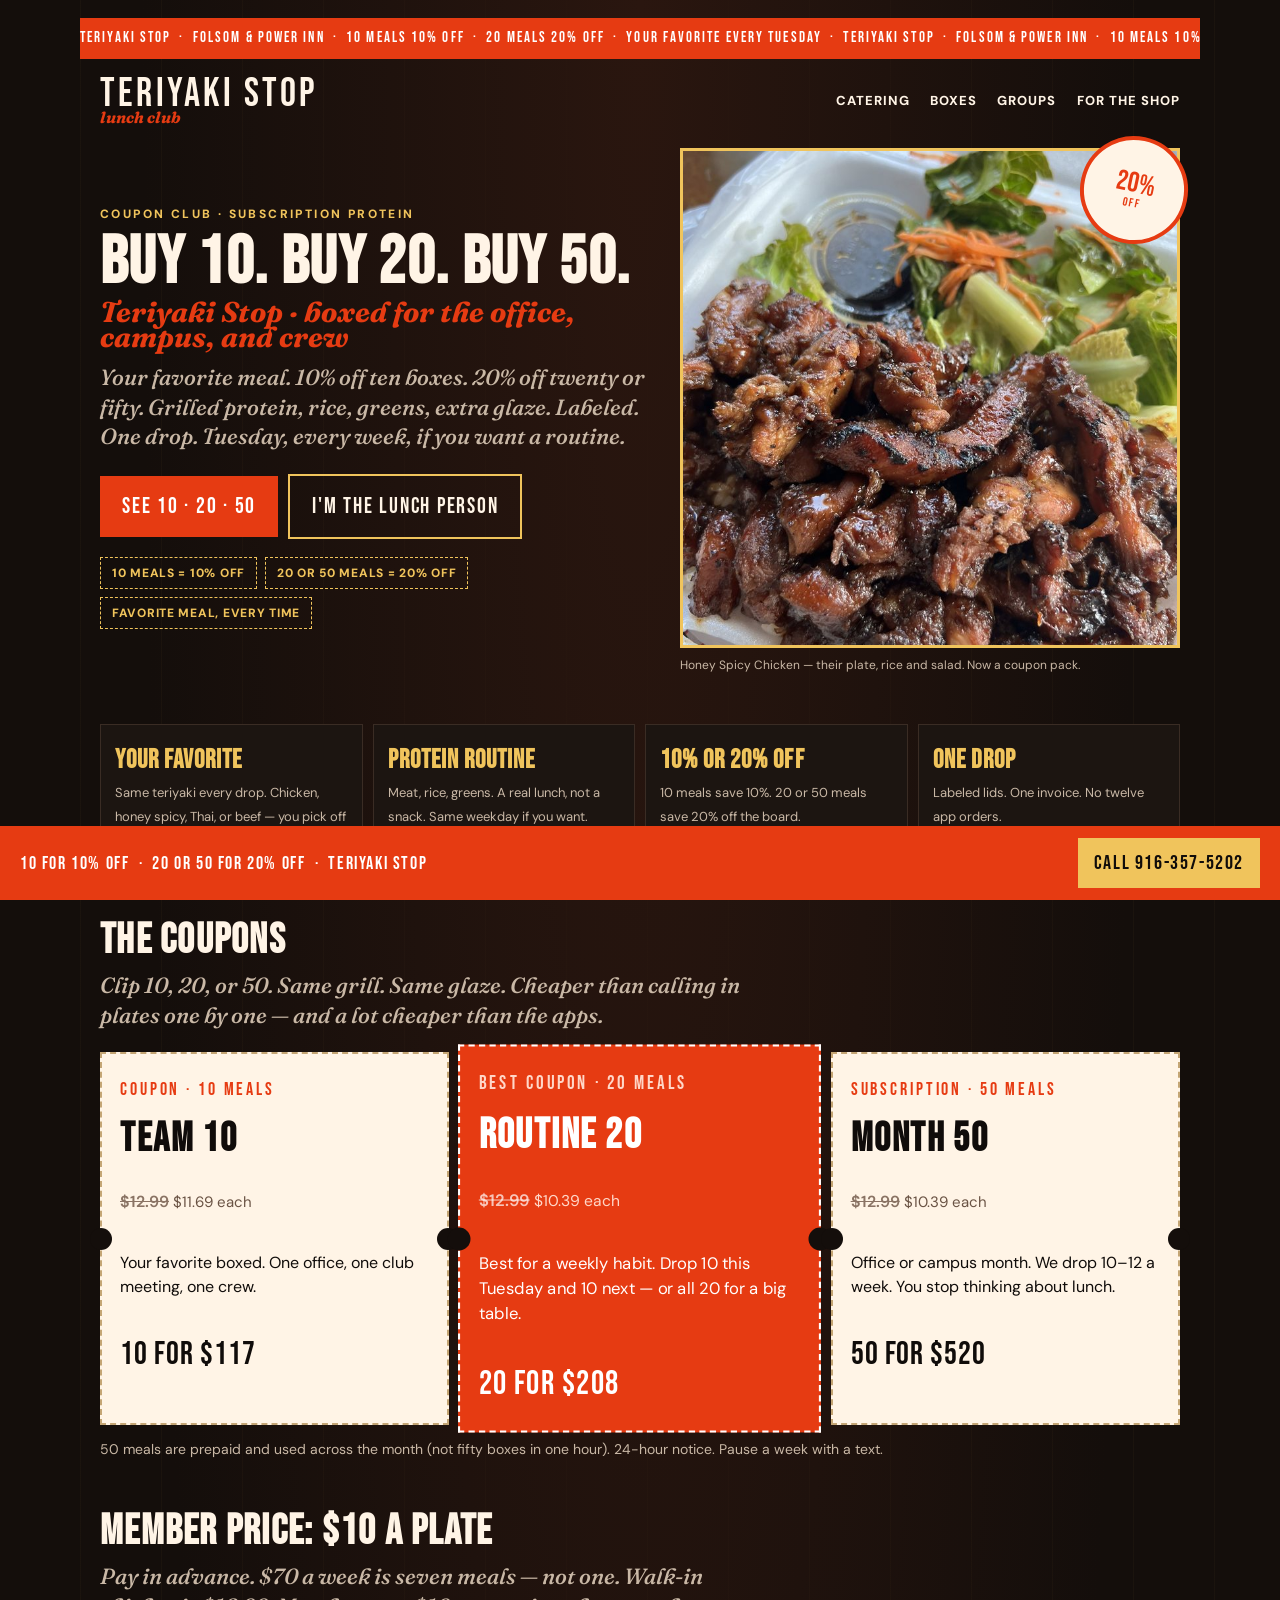
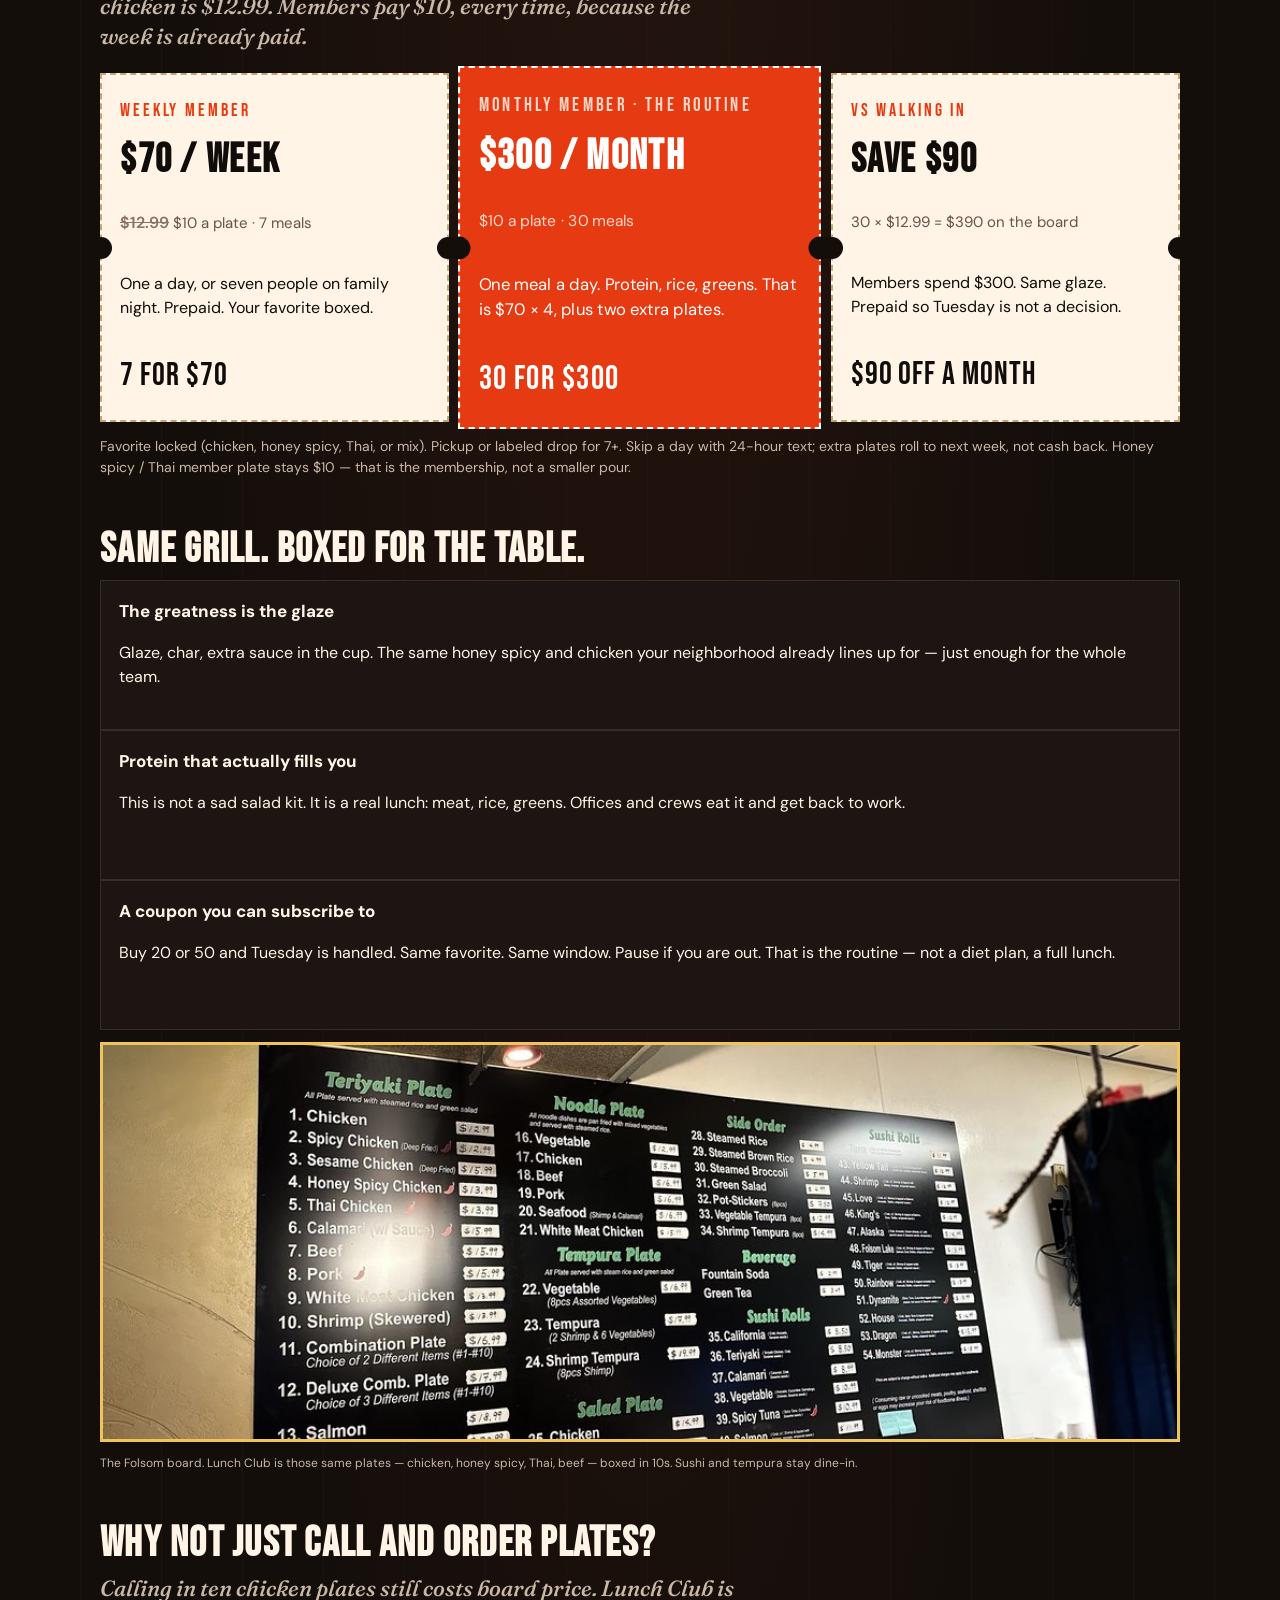
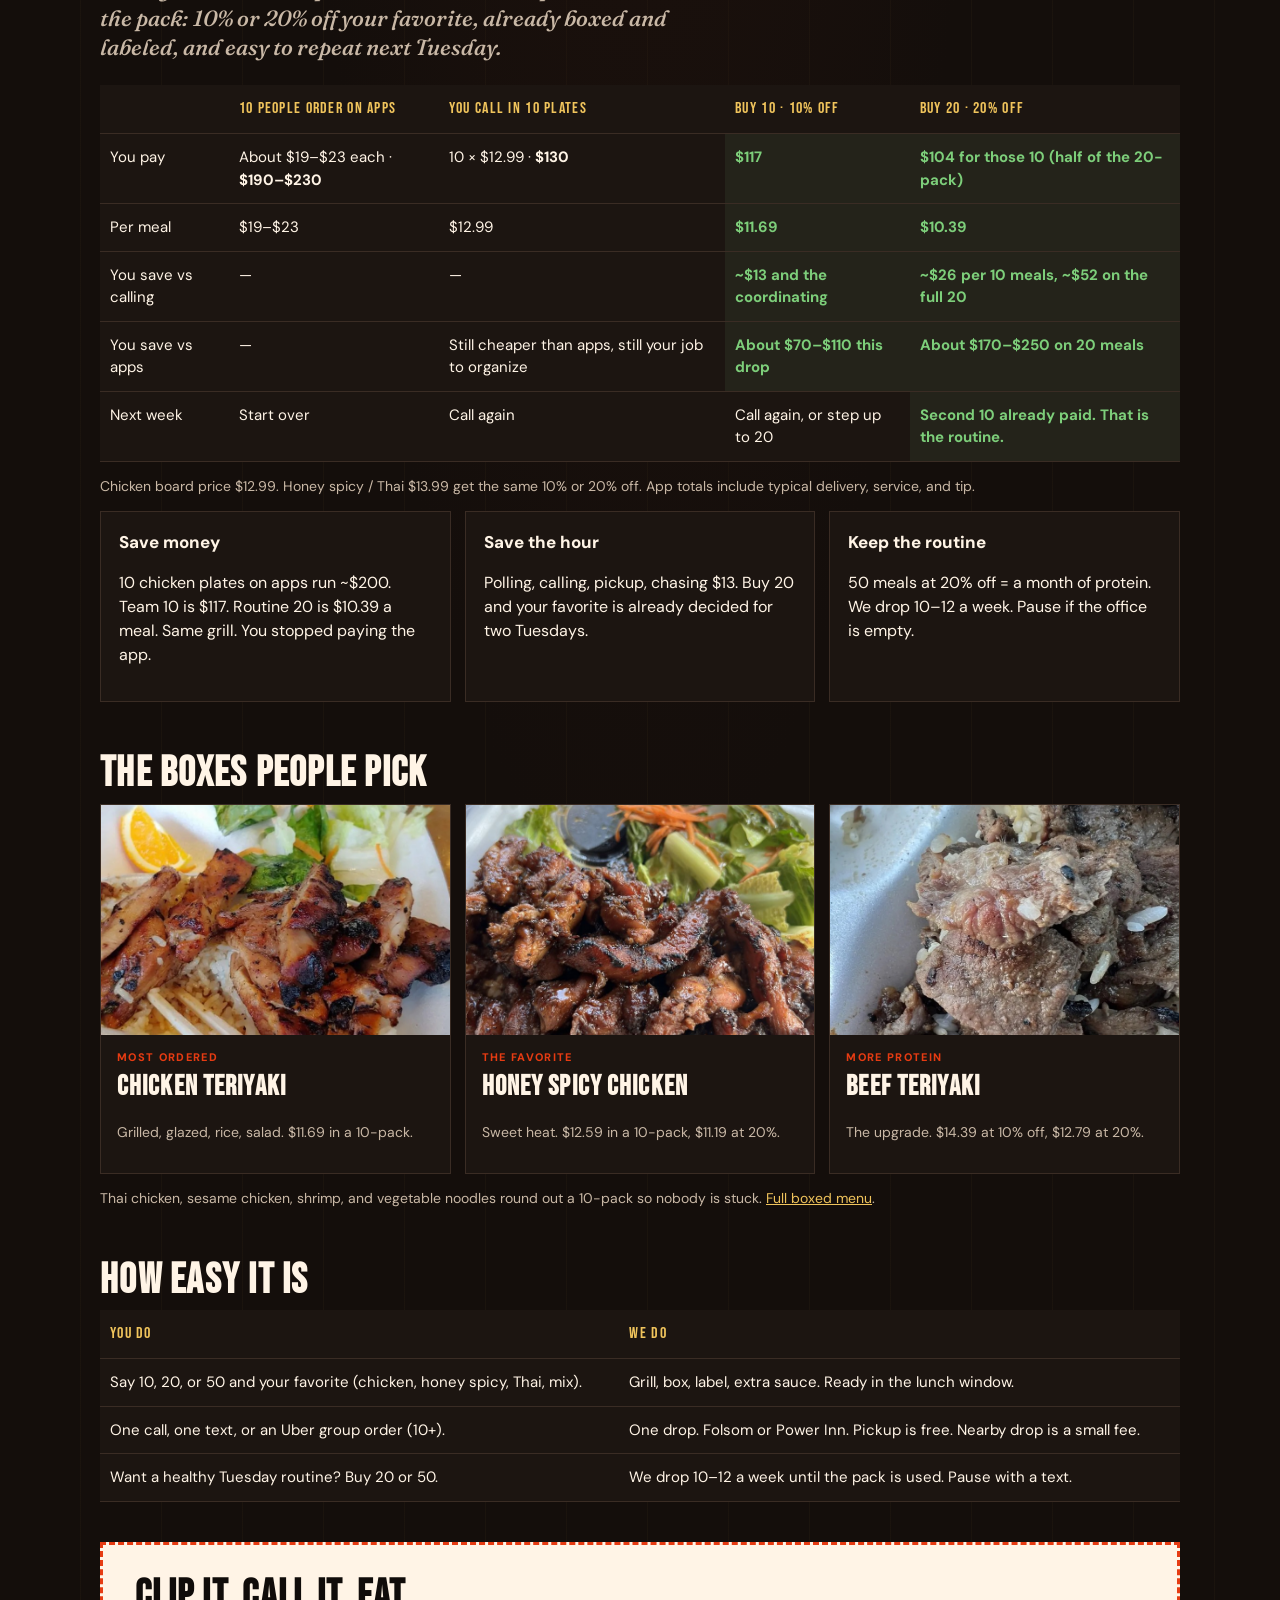
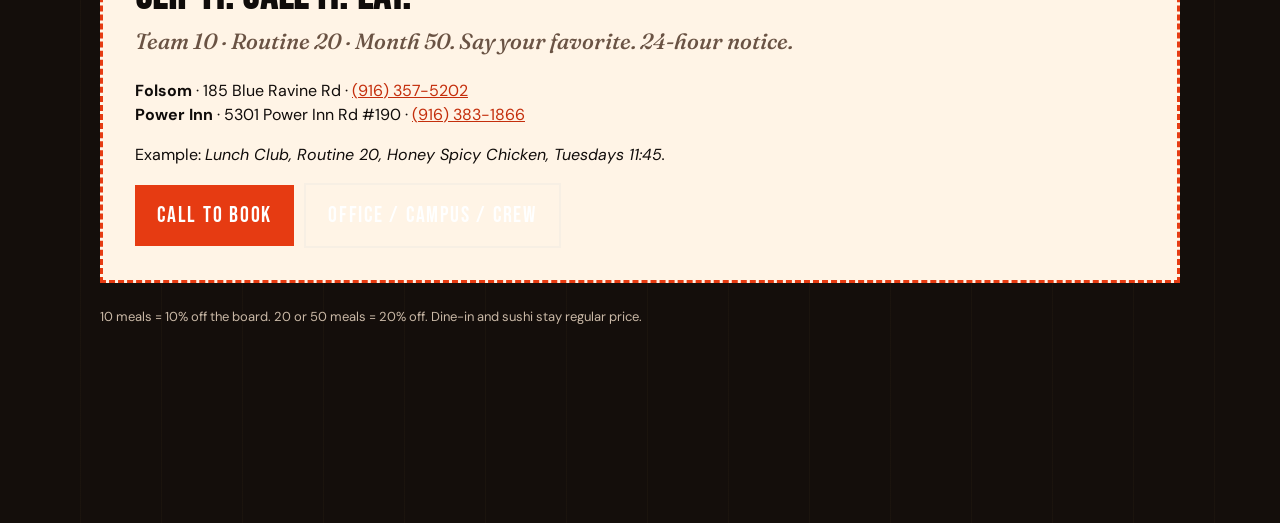
<file: docs/index.html>
<!DOCTYPE html>
<html lang="en">
<head>
  <meta charset="utf-8" />
  <meta name="viewport" content="width=device-width, initial-scale=1" />
  <title>Teriyaki Stop — Lunch Club · 10, 20, 50 meals</title>
  <link rel="stylesheet" href="styles.css" />
</head>
<body>
  <div class="wrap">
    <div class="marquee" aria-hidden="true">
      <p>TERIYAKI STOP&nbsp;&nbsp;·&nbsp;&nbsp;FOLSOM &amp; POWER INN&nbsp;&nbsp;·&nbsp;&nbsp;10 MEALS 10% OFF&nbsp;&nbsp;·&nbsp;&nbsp;20 MEALS 20% OFF&nbsp;&nbsp;·&nbsp;&nbsp;YOUR FAVORITE EVERY TUESDAY&nbsp;&nbsp;·&nbsp;&nbsp;TERIYAKI STOP&nbsp;&nbsp;·&nbsp;&nbsp;FOLSOM &amp; POWER INN&nbsp;&nbsp;·&nbsp;&nbsp;10 MEALS 10% OFF&nbsp;&nbsp;·&nbsp;&nbsp;20 MEALS 20% OFF&nbsp;&nbsp;·&nbsp;&nbsp;YOUR FAVORITE EVERY TUESDAY&nbsp;&nbsp;·&nbsp;&nbsp;</p>
    </div>
    <div class="topbar">
      <div class="brand">TERIYAKI STOP<em>lunch club</em></div>
      <nav>
        <a href="index.html">Catering</a>
        <a href="menu.html">Boxes</a>
        <a href="audience.html">Groups</a>
        <a href="pilot.html">For the shop</a>
      </nav>
    </div>

    <div class="hero">
      <div>
        <p class="kicker">Coupon club · subscription protein</p>
        <h1>BUY 10. BUY 20. BUY 50.<span class="love">Teriyaki Stop · boxed for the office, campus, and crew</span></h1>
        <p class="lede">
          Your favorite meal. 10% off ten boxes. 20% off twenty or fifty. Grilled protein, rice, greens, extra glaze. Labeled. One drop. Tuesday, every week, if you want a routine.
        </p>
        <div class="actions">
          <a class="cta" href="#packs">See 10 · 20 · 50</a>
          <a class="cta ghost" href="audience.html#book">I'm the lunch person</a>
        </div>
        <div class="pills">
          <span class="pill">10 meals = 10% off</span>
          <span class="pill">20 or 50 meals = 20% off</span>
          <span class="pill">Favorite meal, every time</span>
        </div>
      </div>
      <div class="hero-pic">
        <div class="stamp-float">20%<small>OFF</small></div>
        <img src="images/honey-spicy.jpg" alt="Honey spicy chicken plate from Teriyaki Stop — grilled chicken, rice, salad, extra sauce" />
        <p class="caption">Honey Spicy Chicken — their plate, rice and salad. Now a coupon pack.</p>
      </div>
    </div>

    <div class="stats">
      <div class="stat"><b>Your favorite</b><span>Same teriyaki every drop. Chicken, honey spicy, Thai, or beef — you pick off the board.</span></div>
      <div class="stat"><b>Protein routine</b><span>Meat, rice, greens. A real lunch, not a snack. Same weekday if you want.</span></div>
      <div class="stat"><b>10% or 20% off</b><span>10 meals save 10%. 20 or 50 meals save 20% off the board.</span></div>
      <div class="stat"><b>One drop</b><span>Labeled lids. One invoice. No twelve app orders.</span></div>
    </div>

    <h2 id="packs">The coupons</h2>
    <p class="lede">Clip 10, 20, or 50. Same grill. Same glaze. Cheaper than calling in plates one by one — and a lot cheaper than the apps.</p>
    <div class="tiers">
      <div class="tier">
        <div class="off">Coupon · 10 meals</div>
        <h3>Team 10</h3>
        <p class="each"><span class="strike">$12.99</span> $11.69 each</p>
        <p>Your favorite boxed. One office, one club meeting, one crew.</p>
        <div class="total">10 for $117</div>
      </div>
      <div class="tier best">
        <div class="off">Best coupon · 20 meals</div>
        <h3>Routine 20</h3>
        <p class="each"><span class="strike">$12.99</span> $10.39 each</p>
        <p>Best for a weekly habit. Drop 10 this Tuesday and 10 next — or all 20 for a big table.</p>
        <div class="total">20 for $208</div>
      </div>
      <div class="tier">
        <div class="off">Subscription · 50 meals</div>
        <h3>Month 50</h3>
        <p class="each"><span class="strike">$12.99</span> $10.39 each</p>
        <p>Office or campus month. We drop 10–12 a week. You stop thinking about lunch.</p>
        <div class="total">50 for $520</div>
      </div>
    </div>
    <p class="muted">50 meals are prepaid and used across the month (not fifty boxes in one hour). 24-hour notice. Pause a week with a text.</p>

    <h2 id="club">Member price: $10 a plate</h2>
    <p class="lede">Pay in advance. $70 a week is seven meals — not one. Walk-in chicken is $12.99. Members pay $10, every time, because the week is already paid.</p>
    <div class="tiers">
      <div class="tier">
        <div class="off">Weekly member</div>
        <h3>$70 / week</h3>
        <p class="each"><span class="strike">$12.99</span> $10 a plate · 7 meals</p>
        <p>One a day, or seven people on family night. Prepaid. Your favorite boxed.</p>
        <div class="total">7 for $70</div>
      </div>
      <div class="tier best">
        <div class="off">Monthly member · the routine</div>
        <h3>$300 / month</h3>
        <p class="each">$10 a plate · 30 meals</p>
        <p>One meal a day. Protein, rice, greens. That is $70 × 4, plus two extra plates.</p>
        <div class="total">30 for $300</div>
      </div>
      <div class="tier">
        <div class="off">Vs walking in</div>
        <h3>Save $90</h3>
        <p class="each">30 × $12.99 = $390 on the board</p>
        <p>Members spend $300. Same glaze. Prepaid so Tuesday is not a decision.</p>
        <div class="total">$90 off a month</div>
      </div>
    </div>
    <p class="muted">Favorite locked (chicken, honey spicy, Thai, or mix). Pickup or labeled drop for 7+. Skip a day with 24-hour text; extra plates roll to next week, not cash back. Honey spicy / Thai member plate stays $10 — that is the membership, not a smaller pour.</p>

    <h2>Same grill. Boxed for the table.</h2>
    <div class="why">
      <div class="card">
        <h3>The greatness is the glaze</h3>
        <p>Glaze, char, extra sauce in the cup. The same honey spicy and chicken your neighborhood already lines up for — just enough for the whole team.</p>
      </div>
      <div class="card">
        <h3>Protein that actually fills you</h3>
        <p>This is not a sad salad kit. It is a real lunch: meat, rice, greens. Offices and crews eat it and get back to work.</p>
      </div>
      <div class="card">
        <h3>A coupon you can subscribe to</h3>
        <p>Buy 20 or 50 and Tuesday is handled. Same favorite. Same window. Pause if you are out. That is the routine — not a diet plan, a full lunch.</p>
      </div>
    </div>

    <img class="fullbleed" src="images/menu-board.jpg" alt="Teriyaki Stop Folsom in-store menu board with teriyaki plates, noodles, tempura, and sushi" />
    <p class="caption">The Folsom board. Lunch Club is those same plates — chicken, honey spicy, Thai, beef — boxed in 10s. Sushi and tempura stay dine-in.</p>

    <h2 id="why">Why not just call and order plates?</h2>
    <p class="lede">
      Calling in ten chicken plates still costs board price. Lunch Club is the pack: 10% or 20% off your favorite, already boxed and labeled, and easy to repeat next Tuesday.
    </p>

    <table>
      <thead>
        <tr>
          <th></th>
          <th>10 people order on apps</th>
          <th>You call in 10 plates</th>
          <th>Buy 10 · 10% off</th>
          <th>Buy 20 · 20% off</th>
        </tr>
      </thead>
      <tbody>
        <tr>
          <td>You pay</td>
          <td>About $19–$23 each · <strong>$190–$230</strong></td>
          <td>10 × $12.99 · <strong>$130</strong></td>
          <td class="good"><strong>$117</strong></td>
          <td class="good"><strong>$104</strong> for those 10 (half of the 20-pack)</td>
        </tr>
        <tr>
          <td>Per meal</td>
          <td>$19–$23</td>
          <td>$12.99</td>
          <td class="good">$11.69</td>
          <td class="good">$10.39</td>
        </tr>
        <tr>
          <td>You save vs calling</td>
          <td>—</td>
          <td>—</td>
          <td class="good">~$13 and the coordinating</td>
          <td class="good">~$26 per 10 meals, ~$52 on the full 20</td>
        </tr>
        <tr>
          <td>You save vs apps</td>
          <td>—</td>
          <td>Still cheaper than apps, still your job to organize</td>
          <td class="good">About $70–$110 this drop</td>
          <td class="good">About $170–$250 on 20 meals</td>
        </tr>
        <tr>
          <td>Next week</td>
          <td>Start over</td>
          <td>Call again</td>
          <td>Call again, or step up to 20</td>
          <td class="good">Second 10 already paid. That is the routine.</td>
        </tr>
      </tbody>
    </table>
    <p class="muted">Chicken board price $12.99. Honey spicy / Thai $13.99 get the same 10% or 20% off. App totals include typical delivery, service, and tip.</p>

    <div class="grid-3">
      <div class="card">
        <h3>Save money</h3>
        <p>10 chicken plates on apps run ~$200. Team 10 is $117. Routine 20 is $10.39 a meal. Same grill. You stopped paying the app.</p>
      </div>
      <div class="card">
        <h3>Save the hour</h3>
        <p>Polling, calling, pickup, chasing $13. Buy 20 and your favorite is already decided for two Tuesdays.</p>
      </div>
      <div class="card">
        <h3>Keep the routine</h3>
        <p>50 meals at 20% off = a month of protein. We drop 10–12 a week. Pause if the office is empty.</p>
      </div>
    </div>

    <h2>The boxes people pick</h2>
    <div class="grid-3">
      <a class="card photo-card" href="menu.html" style="text-decoration:none;color:inherit">
        <img src="images/chicken-plate.jpg" alt="Chicken teriyaki plate from Teriyaki Stop with rice and salad" />
        <div class="pad">
          <div class="tag">Most ordered</div>
          <h3>Chicken Teriyaki</h3>
          <p class="muted">Grilled, glazed, rice, salad. $11.69 in a 10-pack.</p>
        </div>
      </a>
      <a class="card photo-card" href="menu.html" style="text-decoration:none;color:inherit">
        <img src="images/honey-spicy.jpg" alt="Honey spicy chicken takeout from Teriyaki Stop" />
        <div class="pad">
          <div class="tag">The favorite</div>
          <h3>Honey Spicy Chicken</h3>
          <p class="muted">Sweet heat. $12.59 in a 10-pack, $11.19 at 20%.</p>
        </div>
      </a>
      <a class="card photo-card" href="menu.html" style="text-decoration:none;color:inherit">
        <img src="images/beef-teriyaki.jpg" alt="Beef teriyaki from Teriyaki Stop over rice" />
        <div class="pad">
          <div class="tag">More protein</div>
          <h3>Beef Teriyaki</h3>
          <p class="muted">The upgrade. $14.39 at 10% off, $12.79 at 20%.</p>
        </div>
      </a>
    </div>
    <p class="muted">Thai chicken, sesame chicken, shrimp, and vegetable noodles round out a 10-pack so nobody is stuck. <a href="menu.html">Full boxed menu</a>.</p>

    <h2>How easy it is</h2>
    <table>
      <thead>
        <tr><th>You do</th><th>We do</th></tr>
      </thead>
      <tbody>
        <tr>
          <td>Say 10, 20, or 50 and your favorite (chicken, honey spicy, Thai, mix).</td>
          <td>Grill, box, label, extra sauce. Ready in the lunch window.</td>
        </tr>
        <tr>
          <td>One call, one text, or an Uber group order (10+).</td>
          <td>One drop. Folsom or Power Inn. Pickup is free. Nearby drop is a small fee.</td>
        </tr>
        <tr>
          <td>Want a healthy Tuesday routine? Buy 20 or 50.</td>
          <td>We drop 10–12 a week until the pack is used. Pause with a text.</td>
        </tr>
      </tbody>
    </table>

    <div class="orderbox" id="order">
      <h2>Clip it. Call it. Eat.</h2>
      <p class="lede" style="max-width:none">Team 10 · Routine 20 · Month 50. Say your favorite. 24-hour notice.</p>
      <p>
        <strong>Folsom</strong> · 185 Blue Ravine Rd · <a href="tel:19163575202">(916) 357-5202</a><br />
        <strong>Power Inn</strong> · 5301 Power Inn Rd #190 · <a href="tel:19163831866">(916) 383-1866</a>
      </p>
      <p>Example: <em>Lunch Club, Routine 20, Honey Spicy Chicken, Tuesdays 11:45.</em></p>
      <div class="actions">
        <a class="cta" href="tel:19163575202">Call to book</a>
        <a class="cta" href="audience.html#book" style="background:transparent;border:2px solid #f7efe4">Office / campus / crew</a>
      </div>
    </div>
    <p class="note">10 meals = 10% off the board. 20 or 50 meals = 20% off. Dine-in and sushi stay regular price.</p>
  </div>
  <div class="sticky">
    <span>10 FOR 10% OFF&nbsp;&nbsp;·&nbsp;&nbsp;20 OR 50 FOR 20% OFF&nbsp;&nbsp;·&nbsp;&nbsp;TERIYAKI STOP</span>
    <a href="tel:19163575202">Call 916-357-5202</a>
  </div>
</body>
</html>
</file>
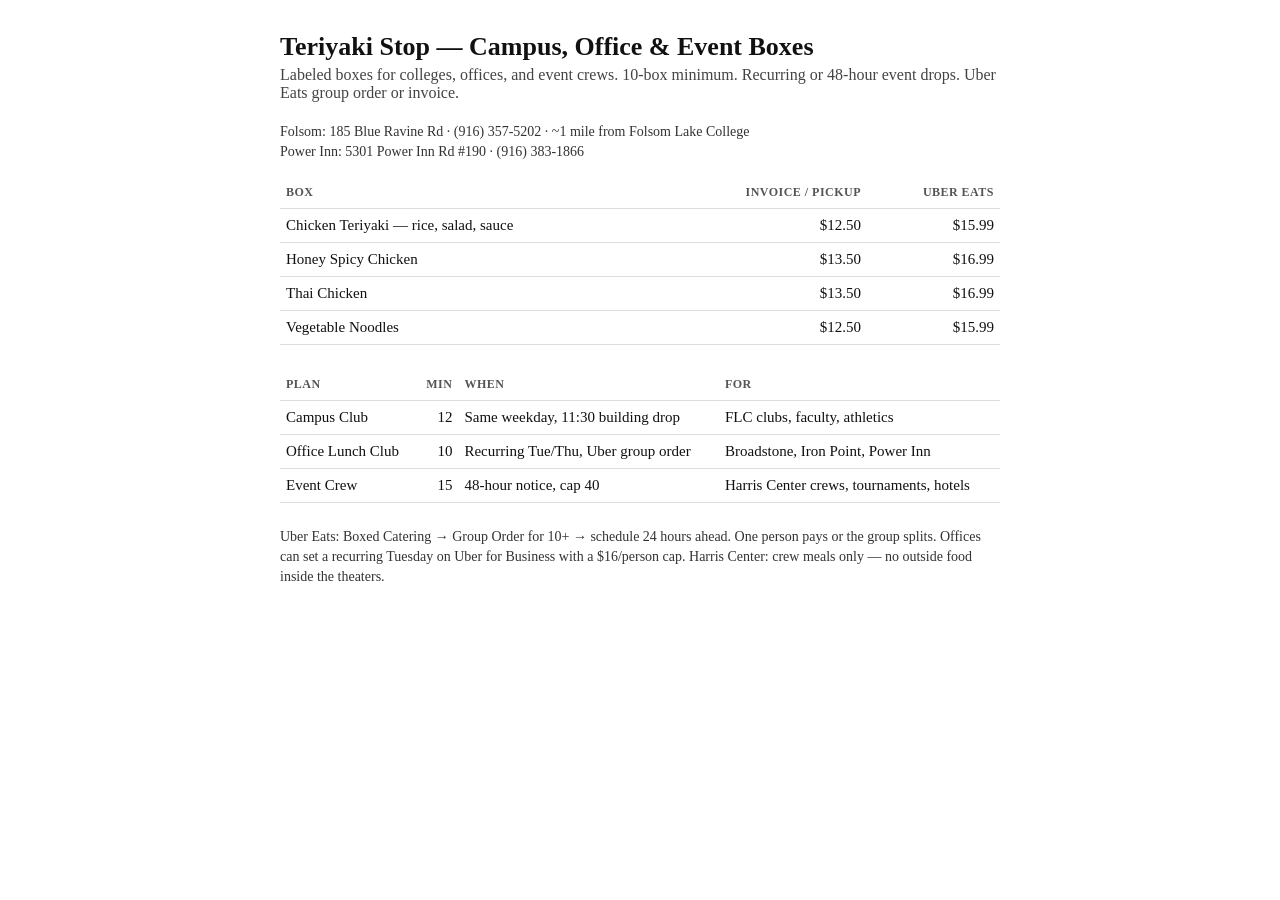
<file: community-catering-packages.html>
<!DOCTYPE html>
<html lang="en">
<head>
  <meta charset="utf-8" />
  <meta name="viewport" content="width=device-width, initial-scale=1" />
  <title>Teriyaki Stop — Campus, Office & Event Boxes</title>
  <style>
    body { font-family: Georgia, serif; max-width: 720px; margin: 32px auto; padding: 0 20px; color: #111; }
    h1 { font-size: 26px; margin: 0 0 4px; }
    .sub { color: #444; margin: 0 0 20px; }
    table { width: 100%; border-collapse: collapse; margin: 12px 0 24px; }
    th, td { text-align: left; padding: 8px 6px; border-bottom: 1px solid #ddd; font-size: 15px; }
    th { font-size: 12px; text-transform: uppercase; letter-spacing: 0.04em; color: #555; }
    .num { text-align: right; }
    .note, .locs { font-size: 14px; line-height: 1.45; color: #333; }
    @media print { body { margin: 16px; } }
  </style>
</head>
<body>
  <h1>Teriyaki Stop — Campus, Office &amp; Event Boxes</h1>
  <p class="sub">Labeled boxes for colleges, offices, and event crews. 10-box minimum. Recurring or 48-hour event drops. Uber Eats group order or invoice.</p>
  <p class="locs">
    Folsom: 185 Blue Ravine Rd · (916) 357-5202 · ~1 mile from Folsom Lake College<br />
    Power Inn: 5301 Power Inn Rd #190 · (916) 383-1866
  </p>

  <table>
    <thead>
      <tr>
        <th>Box</th>
        <th class="num">Invoice / pickup</th>
        <th class="num">Uber Eats</th>
      </tr>
    </thead>
    <tbody>
      <tr><td>Chicken Teriyaki — rice, salad, sauce</td><td class="num">$12.50</td><td class="num">$15.99</td></tr>
      <tr><td>Honey Spicy Chicken</td><td class="num">$13.50</td><td class="num">$16.99</td></tr>
      <tr><td>Thai Chicken</td><td class="num">$13.50</td><td class="num">$16.99</td></tr>
      <tr><td>Vegetable Noodles</td><td class="num">$12.50</td><td class="num">$15.99</td></tr>
    </tbody>
  </table>

  <table>
    <thead>
      <tr>
        <th>Plan</th>
        <th class="num">Min</th>
        <th>When</th>
        <th>For</th>
      </tr>
    </thead>
    <tbody>
      <tr><td>Campus Club</td><td class="num">12</td><td>Same weekday, 11:30 building drop</td><td>FLC clubs, faculty, athletics</td></tr>
      <tr><td>Office Lunch Club</td><td class="num">10</td><td>Recurring Tue/Thu, Uber group order</td><td>Broadstone, Iron Point, Power Inn</td></tr>
      <tr><td>Event Crew</td><td class="num">15</td><td>48-hour notice, cap 40</td><td>Harris Center crews, tournaments, hotels</td></tr>
    </tbody>
  </table>

  <p class="note">
    Uber Eats: Boxed Catering → Group Order for 10+ → schedule 24 hours ahead. One person pays or the group splits.
    Offices can set a recurring Tuesday on Uber for Business with a $16/person cap.
    Harris Center: crew meals only — no outside food inside the theaters.
  </p>
</body>
</html>
</file>
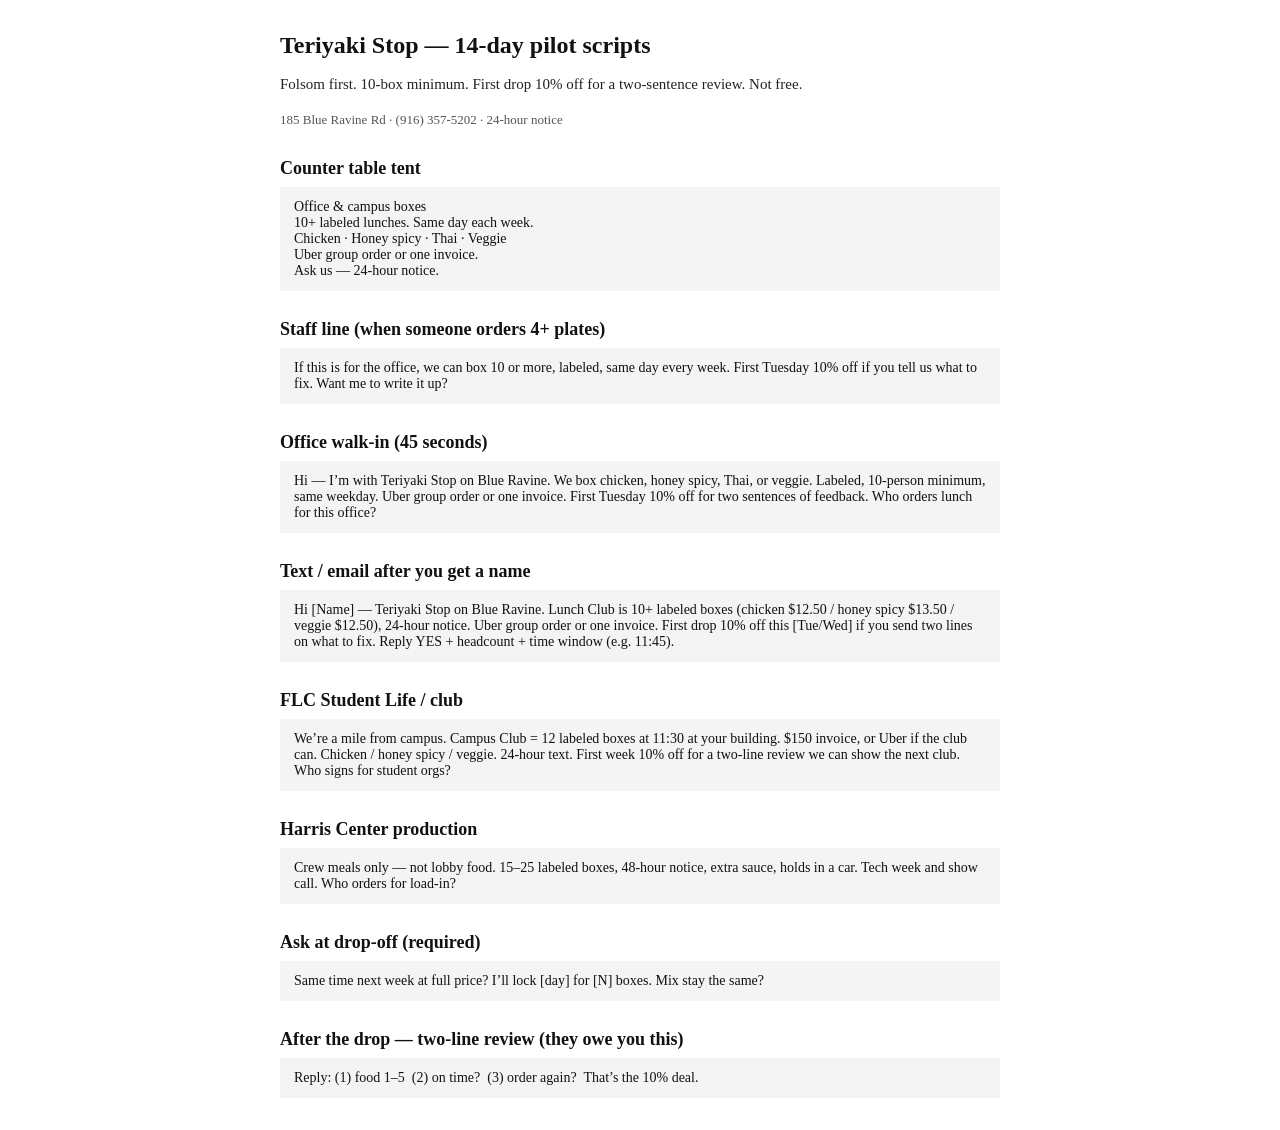
<file: pilot-outreach-scripts.html>
<!DOCTYPE html>
<html lang="en">
<head>
  <meta charset="utf-8" />
  <meta name="viewport" content="width=device-width, initial-scale=1" />
  <title>Teriyaki Stop Lunch Club — 14-day pilot scripts</title>
  <style>
    body { font-family: Georgia, serif; max-width: 720px; margin: 32px auto; padding: 0 20px; color: #111; }
    h1 { font-size: 24px; margin: 0 0 6px; }
    h2 { font-size: 18px; margin: 28px 0 8px; }
    .sub, p, li { font-size: 15px; line-height: 1.45; color: #222; }
    .script { background: #f4f4f4; padding: 12px 14px; margin: 8px 0 16px; white-space: pre-wrap; font-size: 14px; }
    .meta { color: #555; font-size: 13px; }
    @media print { body { margin: 12px; } .script { background: #fff; border: 1px solid #ccc; } }
  </style>
</head>
<body>
  <h1>Teriyaki Stop — 14-day pilot scripts</h1>
  <p class="sub">Folsom first. 10-box minimum. First drop 10% off for a two-sentence review. Not free.</p>
  <p class="meta">185 Blue Ravine Rd · (916) 357-5202 · 24-hour notice</p>

  <h2>Counter table tent</h2>
  <div class="script">Office &amp; campus boxes
10+ labeled lunches. Same day each week.
Chicken · Honey spicy · Thai · Veggie
Uber group order or one invoice.
Ask us — 24-hour notice.</div>

  <h2>Staff line (when someone orders 4+ plates)</h2>
  <div class="script">If this is for the office, we can box 10 or more, labeled, same day every week. First Tuesday 10% off if you tell us what to fix. Want me to write it up?</div>

  <h2>Office walk-in (45 seconds)</h2>
  <div class="script">Hi — I’m with Teriyaki Stop on Blue Ravine. We box chicken, honey spicy, Thai, or veggie. Labeled, 10-person minimum, same weekday. Uber group order or one invoice. First Tuesday 10% off for two sentences of feedback. Who orders lunch for this office?</div>

  <h2>Text / email after you get a name</h2>
  <div class="script">Hi [Name] — Teriyaki Stop on Blue Ravine. Lunch Club is 10+ labeled boxes (chicken $12.50 / honey spicy $13.50 / veggie $12.50), 24-hour notice. Uber group order or one invoice. First drop 10% off this [Tue/Wed] if you send two lines on what to fix. Reply YES + headcount + time window (e.g. 11:45).</div>

  <h2>FLC Student Life / club</h2>
  <div class="script">We’re a mile from campus. Campus Club = 12 labeled boxes at 11:30 at your building. $150 invoice, or Uber if the club can. Chicken / honey spicy / veggie. 24-hour text. First week 10% off for a two-line review we can show the next club. Who signs for student orgs?</div>

  <h2>Harris Center production</h2>
  <div class="script">Crew meals only — not lobby food. 15–25 labeled boxes, 48-hour notice, extra sauce, holds in a car. Tech week and show call. Who orders for load-in?</div>

  <h2>Ask at drop-off (required)</h2>
  <div class="script">Same time next week at full price? I’ll lock [day] for [N] boxes. Mix stay the same?</div>

  <h2>After the drop — two-line review (they owe you this)</h2>
  <div class="script">Reply: (1) food 1–5  (2) on time?  (3) order again?  That’s the 10% deal.</div>
</body>
</html>
</file>
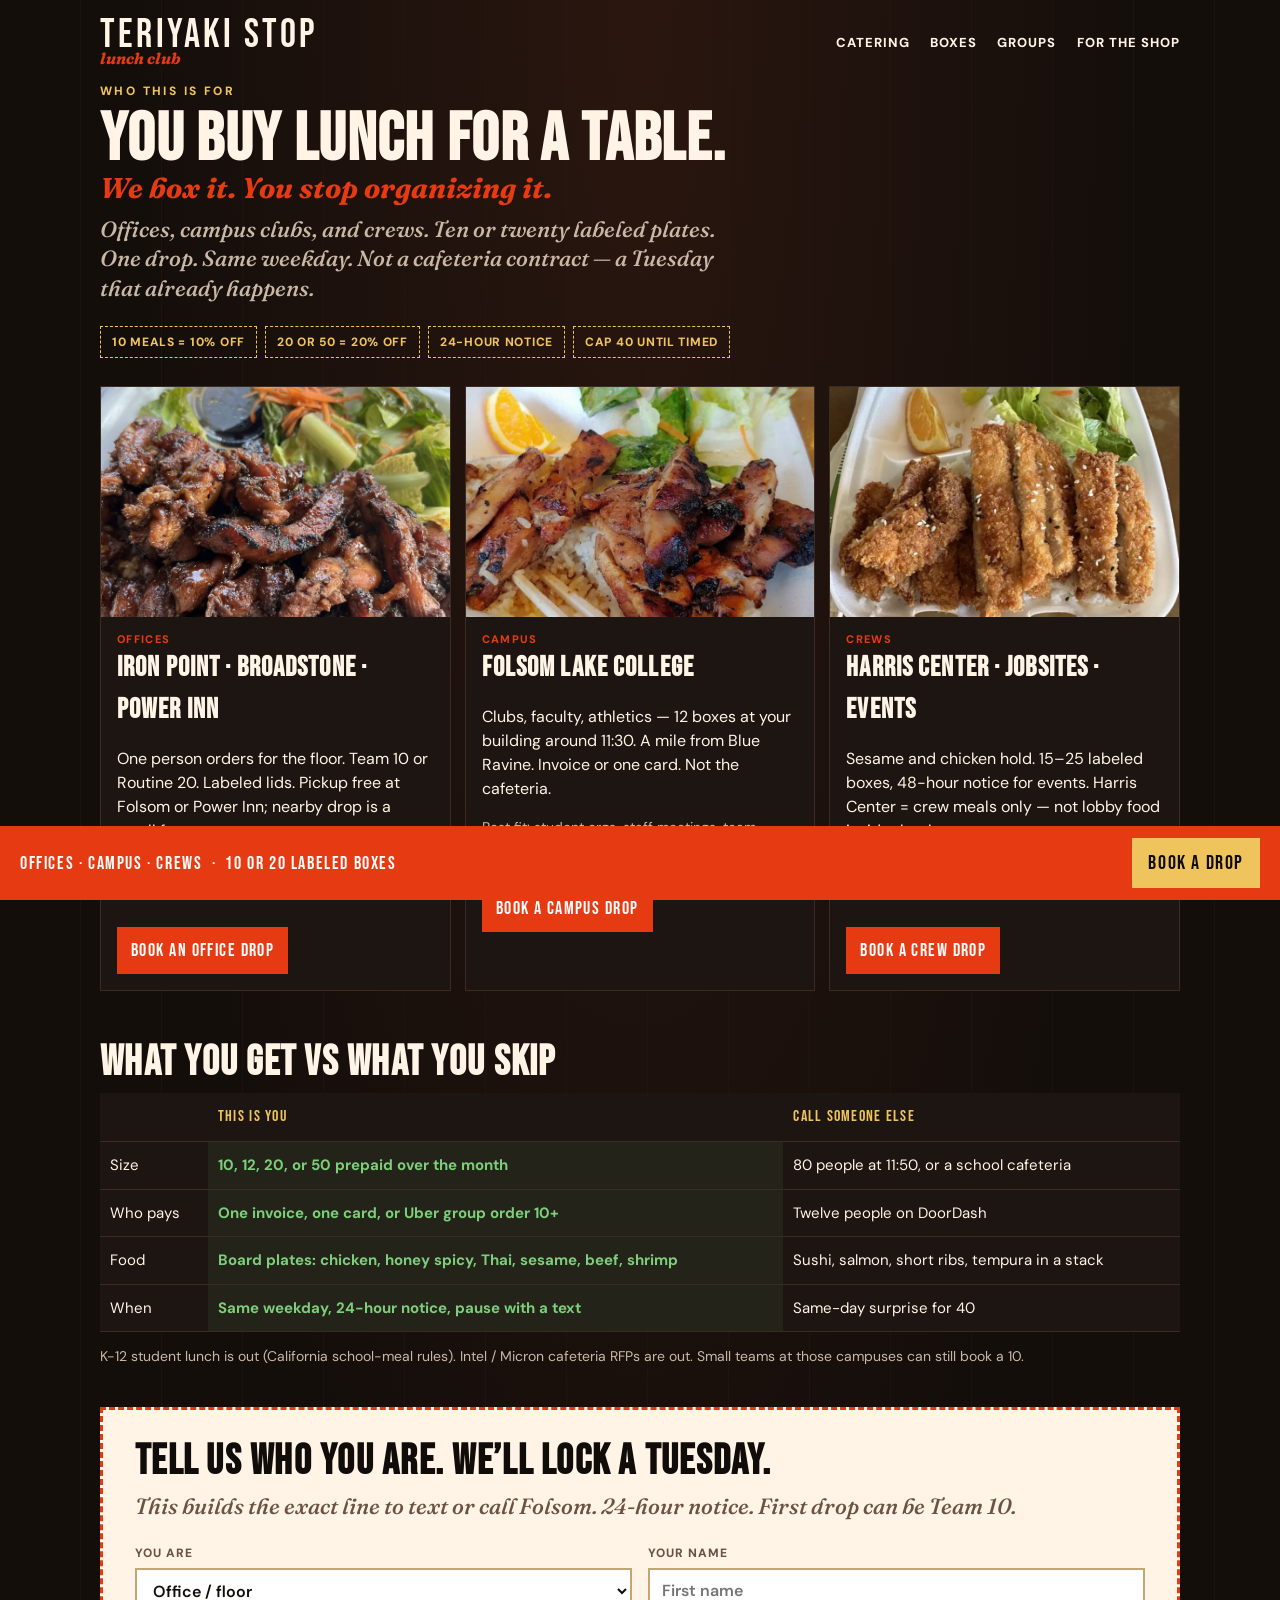
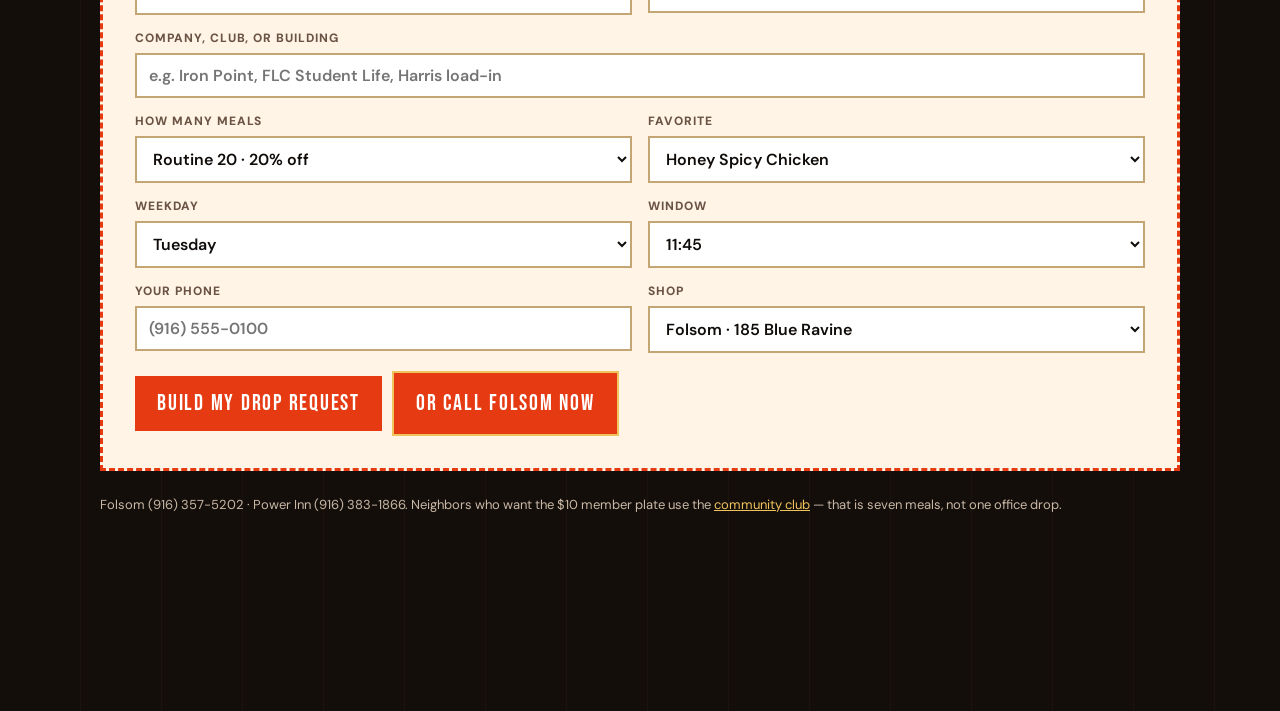
<file: docs/audience.html>
<!DOCTYPE html>
<html lang="en">
<head>
  <meta charset="utf-8" />
  <meta name="viewport" content="width=device-width, initial-scale=1" />
  <title>Offices, campus &amp; crews — Teriyaki Stop Lunch Club</title>
  <link rel="stylesheet" href="styles.css" />
</head>
<body>
  <div class="wrap">
    <div class="topbar">
      <div class="brand">TERIYAKI STOP<em>lunch club</em></div>
      <nav>
        <a href="index.html">Catering</a>
        <a href="menu.html">Boxes</a>
        <a href="audience.html">Groups</a>
        <a href="pilot.html">For the shop</a>
      </nav>
    </div>

    <p class="kicker">Who this is for</p>
    <h1>YOU BUY LUNCH FOR A TABLE.<span class="love">We box it. You stop organizing it.</span></h1>
    <p class="lede">
      Offices, campus clubs, and crews. Ten or twenty labeled plates. One drop. Same weekday. Not a cafeteria contract — a Tuesday that already happens.
    </p>
    <div class="pills">
      <span class="pill">10 meals = 10% off</span>
      <span class="pill">20 or 50 = 20% off</span>
      <span class="pill">24-hour notice</span>
      <span class="pill">Cap 40 until timed</span>
    </div>

    <div class="grid-3" style="margin-top:28px">
      <article class="card photo-card" id="office">
        <img src="images/honey-spicy.jpg" alt="Honey spicy chicken plate for an office lunch drop" />
        <div class="pad">
          <div class="tag">Offices</div>
          <h3>Iron Point · Broadstone · Power Inn</h3>
          <p>One person orders for the floor. Team 10 or Routine 20. Labeled lids. Pickup free at Folsom or Power Inn; nearby drop is a small fee.</p>
          <p class="muted">Best fit: 8–20 people who already eat together on a weekday.</p>
          <a class="cta" href="#book" style="margin-top:12px">Book an office drop</a>
        </div>
      </article>
      <article class="card photo-card" id="campus">
        <img src="images/chicken-plate.jpg" alt="Chicken teriyaki plate for a campus club drop" />
        <div class="pad">
          <div class="tag">Campus</div>
          <h3>Folsom Lake College</h3>
          <p>Clubs, faculty, athletics — 12 boxes at your building around 11:30. A mile from Blue Ravine. Invoice or one card. Not the cafeteria.</p>
          <p class="muted">Best fit: student orgs, staff meetings, team meals. Not K-12.</p>
          <a class="cta" href="#book" style="margin-top:12px">Book a campus drop</a>
        </div>
      </article>
      <article class="card photo-card" id="crew">
        <img src="images/sesame-chicken.jpg" alt="Sesame chicken plate that holds for crew meals" />
        <div class="pad">
          <div class="tag">Crews</div>
          <h3>Harris Center · jobsites · events</h3>
          <p>Sesame and chicken hold. 15–25 labeled boxes, 48-hour notice for events. Harris Center = crew meals only — not lobby food inside the theaters.</p>
          <p class="muted">Best fit: load-in, tech week, tournament Saturday. Cap 40.</p>
          <a class="cta" href="#book" style="margin-top:12px">Book a crew drop</a>
        </div>
      </article>
    </div>

    <h2>What you get vs what you skip</h2>
    <table>
      <thead>
        <tr>
          <th></th>
          <th>This is you</th>
          <th>Call someone else</th>
        </tr>
      </thead>
      <tbody>
        <tr>
          <td>Size</td>
          <td class="good">10, 12, 20, or 50 prepaid over the month</td>
          <td>80 people at 11:50, or a school cafeteria</td>
        </tr>
        <tr>
          <td>Who pays</td>
          <td class="good">One invoice, one card, or Uber group order 10+</td>
          <td>Twelve people on DoorDash</td>
        </tr>
        <tr>
          <td>Food</td>
          <td class="good">Board plates: chicken, honey spicy, Thai, sesame, beef, shrimp</td>
          <td>Sushi, salmon, short ribs, tempura in a stack</td>
        </tr>
        <tr>
          <td>When</td>
          <td class="good">Same weekday, 24-hour notice, pause with a text</td>
          <td>Same-day surprise for 40</td>
        </tr>
      </tbody>
    </table>
    <p class="muted">K-12 student lunch is out (California school-meal rules). Intel / Micron cafeteria RFPs are out. Small teams at those campuses can still book a 10.</p>

    <div class="orderbox" id="book">
      <h2>Tell us who you are. We’ll lock a Tuesday.</h2>
      <p class="lede" style="max-width:none">This builds the exact line to text or call Folsom. 24-hour notice. First drop can be Team 10.</p>
      <form id="capture" novalidate>
        <div class="form-grid">
          <label>
            You are
            <select id="who" name="who" required>
              <option value="Office">Office / floor</option>
              <option value="Campus">Campus club / faculty / team</option>
              <option value="Crew">Crew / jobsite / event</option>
            </select>
          </label>
          <label>
            Your name
            <input id="person" name="person" type="text" autocomplete="name" required placeholder="First name" />
          </label>
          <label class="span-2">
            Company, club, or building
            <input id="org" name="org" type="text" required placeholder="e.g. Iron Point, FLC Student Life, Harris load-in" />
          </label>
          <label>
            How many meals
            <select id="pack" name="pack" required>
              <option value="Team 10">Team 10 · 10% off</option>
              <option value="Campus 12">Campus 12</option>
              <option value="Routine 20" selected>Routine 20 · 20% off</option>
              <option value="Month 50">Month 50 · prepaid</option>
              <option value="Crew 15–25">Crew 15–25</option>
            </select>
          </label>
          <label>
            Favorite
            <select id="fav" name="fav" required>
              <option value="Chicken Teriyaki">Chicken Teriyaki</option>
              <option value="Honey Spicy Chicken" selected>Honey Spicy Chicken</option>
              <option value="Thai Chicken">Thai Chicken</option>
              <option value="Sesame Chicken">Sesame Chicken</option>
              <option value="Beef Teriyaki">Beef Teriyaki</option>
              <option value="Shrimp">Shrimp</option>
              <option value="mix">Mix — tell us in the call</option>
            </select>
          </label>
          <label>
            Weekday
            <select id="day" name="day" required>
              <option>Tuesday</option>
              <option>Wednesday</option>
              <option>Thursday</option>
              <option>Friday</option>
            </select>
          </label>
          <label>
            Window
            <select id="time" name="time" required>
              <option>11:30</option>
              <option selected>11:45</option>
              <option>12:00</option>
              <option>12:15</option>
            </select>
          </label>
          <label>
            Your phone
            <input id="phone" name="phone" type="tel" autocomplete="tel" required placeholder="(916) 555-0100" />
          </label>
          <label>
            Shop
            <select id="shop" name="shop" required>
              <option value="Folsom">Folsom · 185 Blue Ravine</option>
              <option value="Power Inn">Power Inn · 5301 Power Inn</option>
            </select>
          </label>
        </div>
        <div class="actions" style="margin-top:18px">
          <button class="cta" type="submit">Build my drop request</button>
          <a class="cta ghost" href="tel:19163575202">Or call Folsom now</a>
        </div>
      </form>
      <div id="result" class="capture-result" hidden>
        <h3>Send this. That’s the order.</h3>
        <pre id="script"></pre>
        <div class="actions">
          <a class="cta" id="smsLink" href="#">Text Folsom</a>
          <a class="cta" id="callLink" href="tel:19163575202">Call Folsom</a>
          <button class="cta ghost" type="button" id="copyBtn">Copy</button>
        </div>
        <p class="muted" id="copyNote"></p>
      </div>
    </div>
    <p class="note">
      Folsom (916) 357-5202 · Power Inn (916) 383-1866. Neighbors who want the $10 member plate use the
      <a href="index.html#club">community club</a> — that is seven meals, not one office drop.
    </p>
  </div>
  <div class="sticky">
    <span>OFFICES · CAMPUS · CREWS&nbsp;&nbsp;·&nbsp;&nbsp;10 OR 20 LABELED BOXES</span>
    <a href="#book">Book a drop</a>
  </div>
  <script>
    function shopPhone(shop) {
      return shop === "Power Inn" ? "19163831866" : "19163575202";
    }
    function smsHref(phone, body) {
      var encoded = encodeURIComponent(body);
      var ios = /iPad|iPhone|iPod/i.test(navigator.userAgent);
      return ios ? "sms:+" + phone + "&body=" + encoded : "sms:+" + phone + "?body=" + encoded;
    }
    function line() {
      var who = document.getElementById("who").value;
      var person = document.getElementById("person").value.trim();
      var org = document.getElementById("org").value.trim();
      var pack = document.getElementById("pack").value;
      var fav = document.getElementById("fav").value;
      var day = document.getElementById("day").value;
      var time = document.getElementById("time").value;
      var phone = document.getElementById("phone").value.trim();
      var shop = document.getElementById("shop").value;
      return (
        "Lunch Club drop — " + who + "\n" +
        person + " / " + org + "\n" +
        pack + " · " + fav + "\n" +
        day + "s " + time + " · " + shop + "\n" +
        "Callback " + phone + "\n" +
        "24-hour notice. Invoice or pickup."
      );
    }
    document.getElementById("capture").addEventListener("submit", function (e) {
      e.preventDefault();
      if (!document.getElementById("capture").reportValidity()) return;
      var msg = line();
      var shop = document.getElementById("shop").value;
      var phone = shopPhone(shop);
      document.getElementById("script").textContent = msg;
      document.getElementById("smsLink").href = smsHref(phone, msg);
      document.getElementById("callLink").href = "tel:" + phone;
      document.getElementById("callLink").textContent = shop === "Power Inn" ? "Call Power Inn" : "Call Folsom";
      document.getElementById("smsLink").textContent = shop === "Power Inn" ? "Text Power Inn" : "Text Folsom";
      document.getElementById("result").hidden = false;
      document.getElementById("copyNote").textContent = "";
      document.getElementById("result").scrollIntoView({ behavior: "smooth", block: "nearest" });
    });
    document.getElementById("copyBtn").addEventListener("click", function () {
      var msg = document.getElementById("script").textContent;
      navigator.clipboard.writeText(msg).then(function () {
        document.getElementById("copyNote").textContent = "Copied. Paste into a text to the shop.";
      });
    });
  </script>
</body>
</html>
</file>
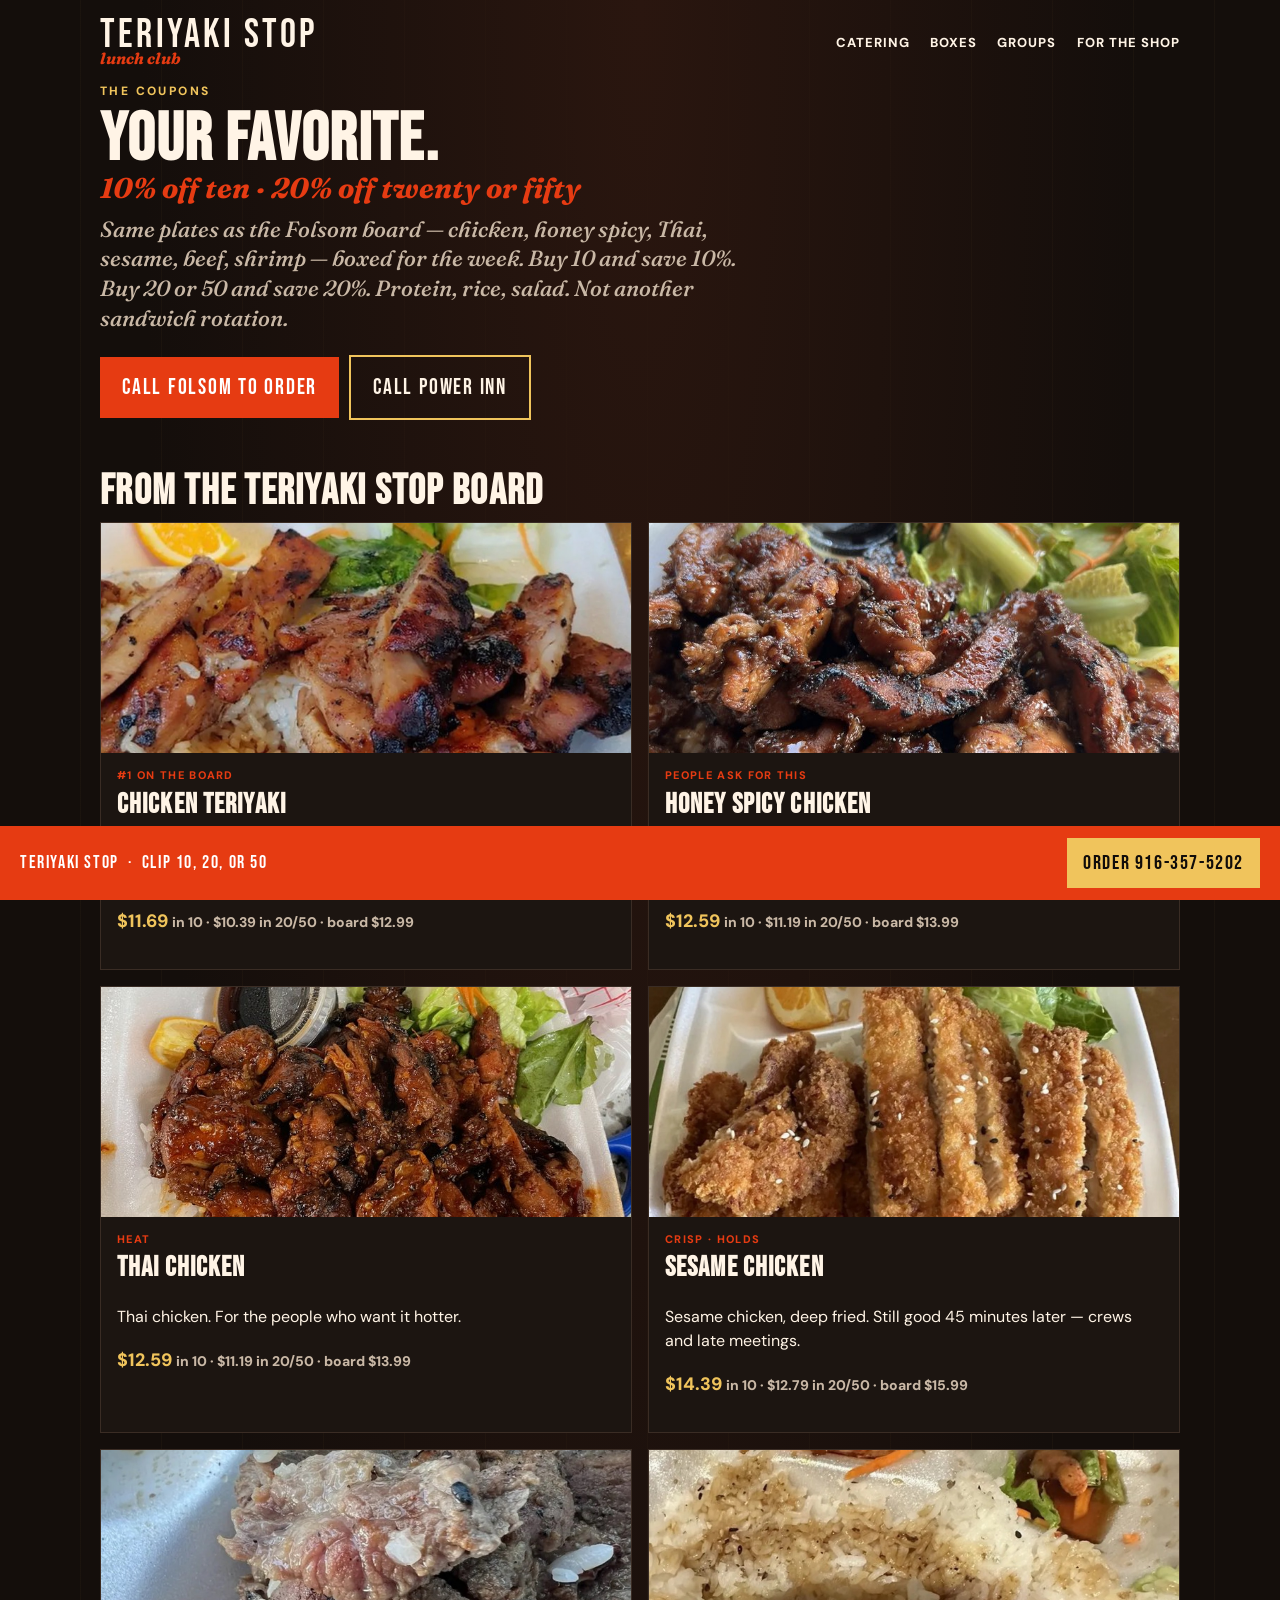
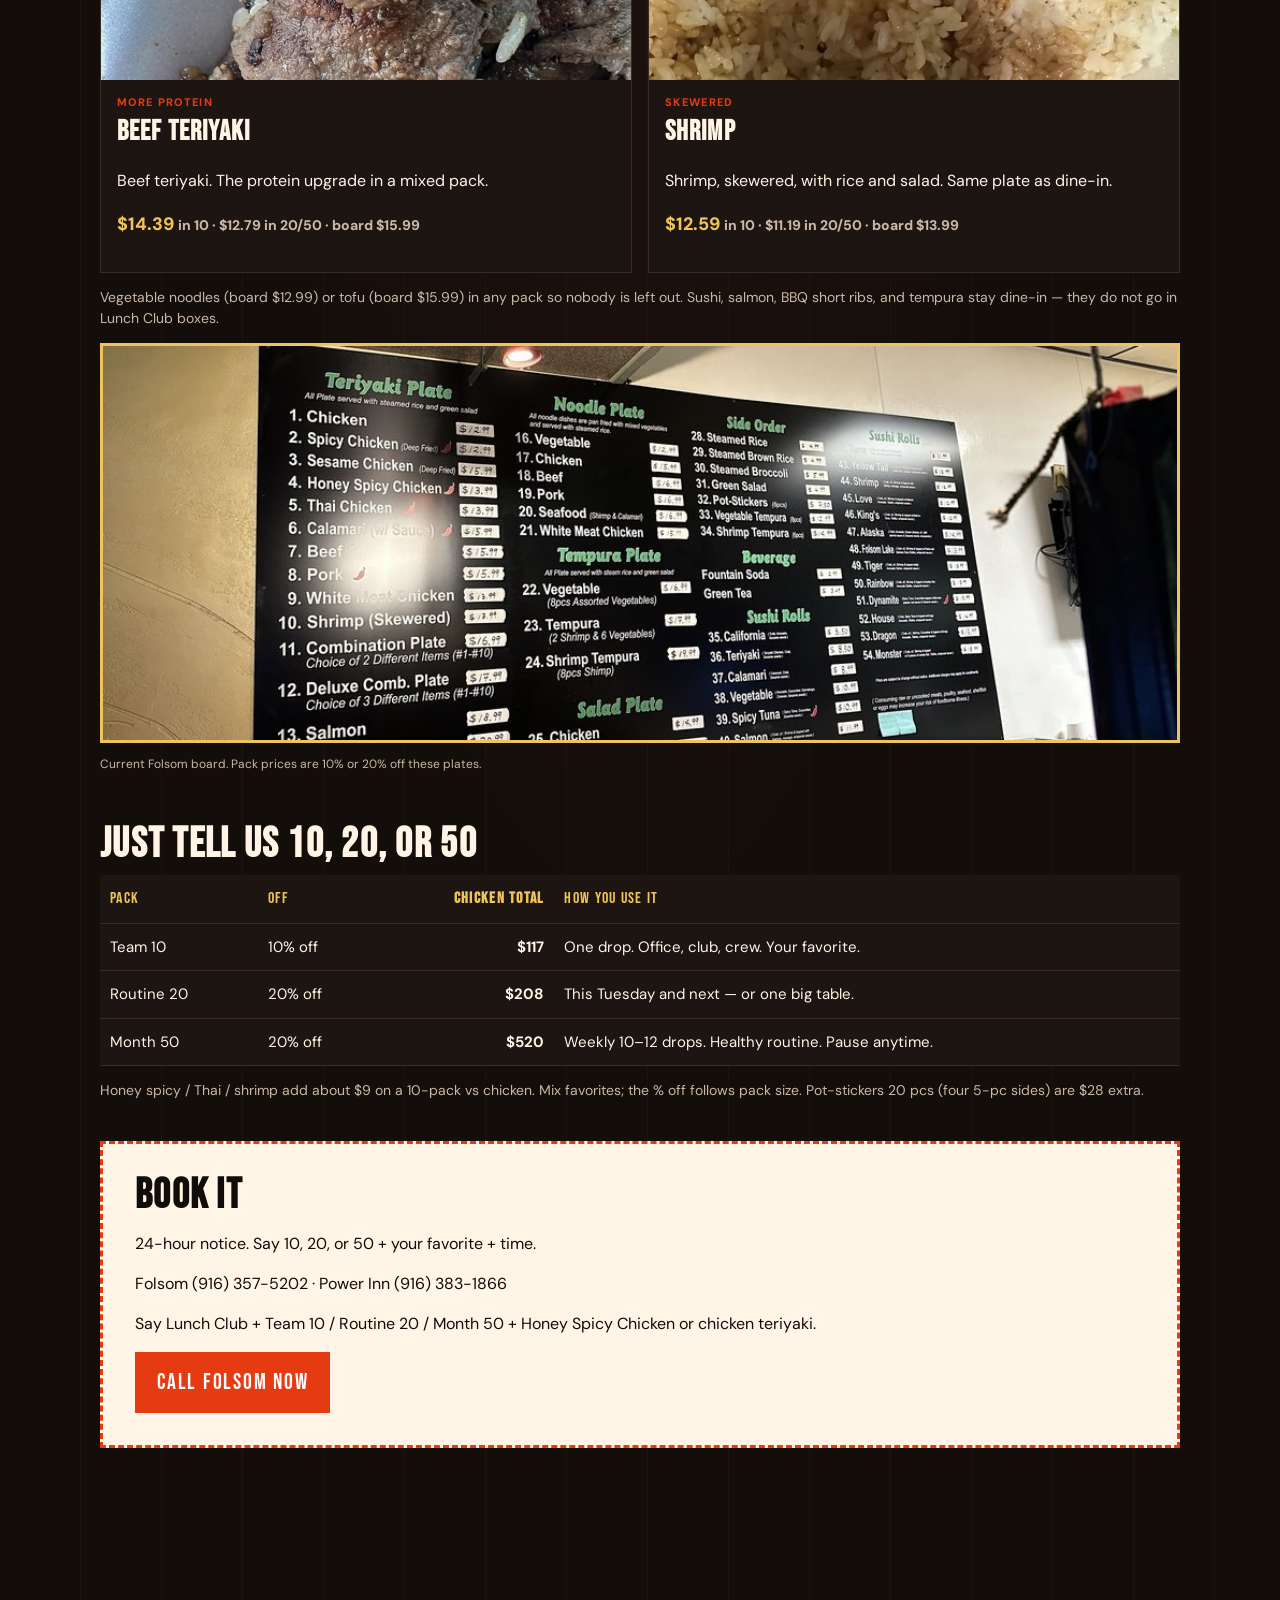
<file: docs/menu.html>
<!DOCTYPE html>
<html lang="en">
<head>
  <meta charset="utf-8" />
  <meta name="viewport" content="width=device-width, initial-scale=1" />
  <title>Boxed catering menu — Teriyaki Stop Lunch Club</title>
  <link rel="stylesheet" href="styles.css" />
</head>
<body>
  <div class="wrap">
    <div class="topbar">
      <div class="brand">TERIYAKI STOP<em>lunch club</em></div>
      <nav>
        <a href="index.html">Catering</a>
        <a href="menu.html">Boxes</a>
        <a href="audience.html">Groups</a>
        <a href="pilot.html">For the shop</a>
      </nav>
    </div>

    <p class="kicker">The coupons</p>
    <h1>YOUR FAVORITE.<span class="love">10% off ten · 20% off twenty or fifty</span></h1>
    <p class="lede">
      Same plates as the Folsom board — chicken, honey spicy, Thai, sesame, beef, shrimp — boxed for the week. Buy 10 and save 10%. Buy 20 or 50 and save 20%. Protein, rice, salad. Not another sandwich rotation.
    </p>
    <div class="actions">
      <a class="cta" href="tel:19163575202">Call Folsom to order</a>
      <a class="cta ghost" href="tel:19163831866">Call Power Inn</a>
    </div>

    <h2>From the Teriyaki Stop board</h2>
    <div class="menu-grid">
      <article class="card photo-card">
        <img src="images/chicken-plate.jpg" alt="Chicken teriyaki plate from Teriyaki Stop with rice and salad" />
        <div class="pad">
          <div class="tag">#1 on the board</div>
          <h3>Chicken Teriyaki</h3>
          <p>Grilled chicken, house teriyaki, steamed rice, green salad. The one everyone can eat.</p>
          <p class="price">$11.69 <span class="muted">in 10 · $10.39 in 20/50 · board $12.99</span></p>
        </div>
      </article>
      <article class="card photo-card">
        <img src="images/honey-spicy.jpg" alt="Honey spicy chicken plate from Teriyaki Stop" />
        <div class="pad">
          <div class="tag">People ask for this</div>
          <h3>Honey Spicy Chicken</h3>
          <p>Honey spicy chicken. Sweet, warm, extra sauce in the cup. The weekly favorite.</p>
          <p class="price">$12.59 <span class="muted">in 10 · $11.19 in 20/50 · board $13.99</span></p>
        </div>
      </article>
      <article class="card photo-card">
        <img src="images/thai-chicken.jpg" alt="Thai chicken plate from Teriyaki Stop" />
        <div class="pad">
          <div class="tag">Heat</div>
          <h3>Thai Chicken</h3>
          <p>Thai chicken. For the people who want it hotter.</p>
          <p class="price">$12.59 <span class="muted">in 10 · $11.19 in 20/50 · board $13.99</span></p>
        </div>
      </article>
      <article class="card photo-card">
        <img src="images/sesame-chicken.jpg" alt="Sesame chicken plate from Teriyaki Stop — deep fried, sesame seeds, rice, salad" />
        <div class="pad">
          <div class="tag">Crisp · holds</div>
          <h3>Sesame Chicken</h3>
          <p>Sesame chicken, deep fried. Still good 45 minutes later — crews and late meetings.</p>
          <p class="price">$14.39 <span class="muted">in 10 · $12.79 in 20/50 · board $15.99</span></p>
        </div>
      </article>
      <article class="card photo-card">
        <img src="images/beef-teriyaki.jpg" alt="Beef teriyaki from Teriyaki Stop over rice" />
        <div class="pad">
          <div class="tag">More protein</div>
          <h3>Beef Teriyaki</h3>
          <p>Beef teriyaki. The protein upgrade in a mixed pack.</p>
          <p class="price">$14.39 <span class="muted">in 10 · $12.79 in 20/50 · board $15.99</span></p>
        </div>
      </article>
      <article class="card photo-card">
        <img src="images/shrimp-plate.jpg" alt="Shrimp teriyaki skewers from Teriyaki Stop with rice and salad" />
        <div class="pad">
          <div class="tag">Skewered</div>
          <h3>Shrimp</h3>
          <p>Shrimp, skewered, with rice and salad. Same plate as dine-in.</p>
          <p class="price">$12.59 <span class="muted">in 10 · $11.19 in 20/50 · board $13.99</span></p>
        </div>
      </article>
    </div>
    <p class="muted">Vegetable noodles (board $12.99) or tofu (board $15.99) in any pack so nobody is left out. Sushi, salmon, BBQ short ribs, and tempura stay dine-in — they do not go in Lunch Club boxes.</p>

    <img class="fullbleed" src="images/menu-board.jpg" alt="Teriyaki Stop Folsom menu board" />
    <p class="caption">Current Folsom board. Pack prices are 10% or 20% off these plates.</p>

    <h2>Just tell us 10, 20, or 50</h2>
    <table>
      <thead>
        <tr>
          <th>Pack</th>
          <th>Off</th>
          <th class="num">Chicken total</th>
          <th>How you use it</th>
        </tr>
      </thead>
      <tbody>
        <tr>
          <td>Team 10</td>
          <td>10% off</td>
          <td class="num">$117</td>
          <td>One drop. Office, club, crew. Your favorite.</td>
        </tr>
        <tr>
          <td>Routine 20</td>
          <td>20% off</td>
          <td class="num">$208</td>
          <td>This Tuesday and next — or one big table.</td>
        </tr>
        <tr>
          <td>Month 50</td>
          <td>20% off</td>
          <td class="num">$520</td>
          <td>Weekly 10–12 drops. Healthy routine. Pause anytime.</td>
        </tr>
      </tbody>
    </table>
    <p class="muted">Honey spicy / Thai / shrimp add about $9 on a 10-pack vs chicken. Mix favorites; the % off follows pack size. Pot-stickers 20 pcs (four 5-pc sides) are $28 extra.</p>

    <div class="orderbox" id="order">
      <h2>Book it</h2>
      <p>24-hour notice. Say 10, 20, or 50 + your favorite + time.</p>
      <p>Folsom (916) 357-5202 · Power Inn (916) 383-1866</p>
      <p>Say Lunch Club + Team 10 / Routine 20 / Month 50 + Honey Spicy Chicken or chicken teriyaki.</p>
      <a class="cta" href="tel:19163575202">Call Folsom now</a>
    </div>
  </div>
  <div class="sticky">
    <span>TERIYAKI STOP&nbsp;&nbsp;·&nbsp;&nbsp;CLIP 10, 20, OR 50</span>
    <a href="tel:19163575202">Order 916-357-5202</a>
  </div>
</body>
</html>
</file>
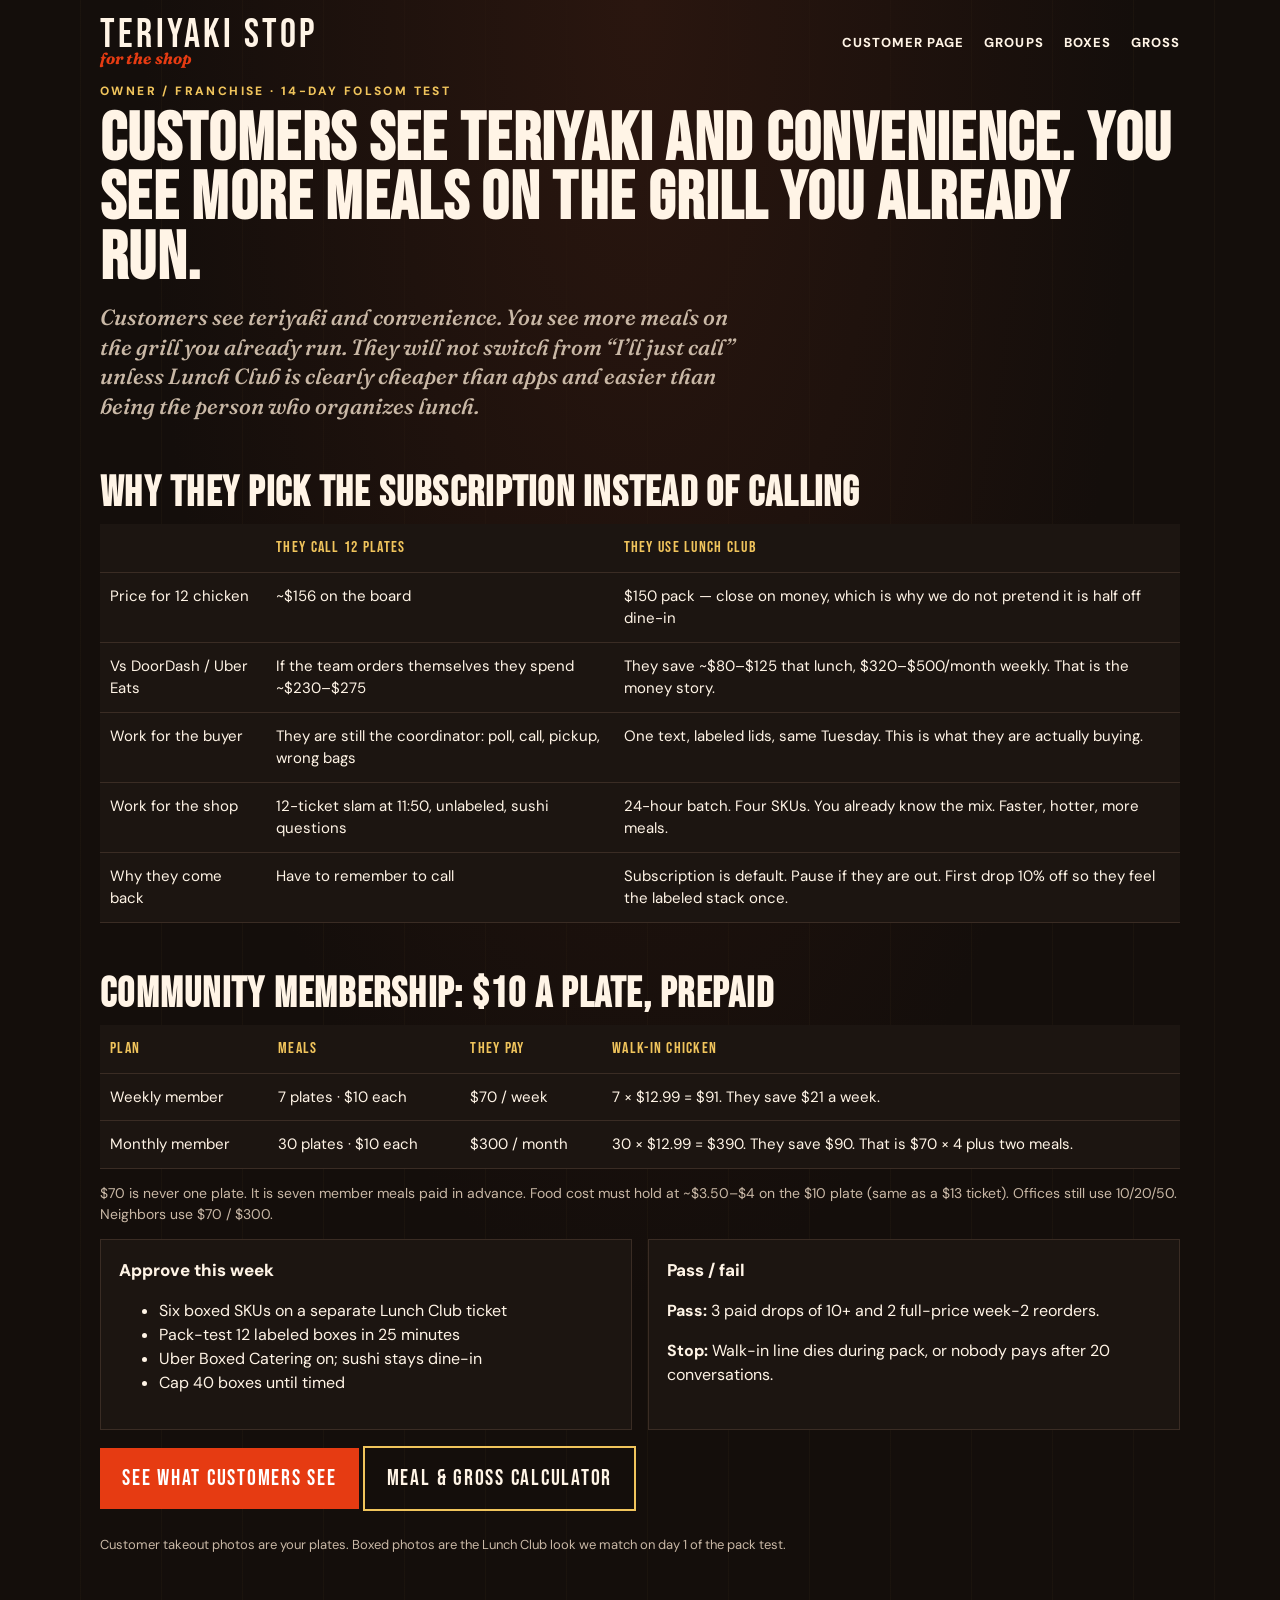
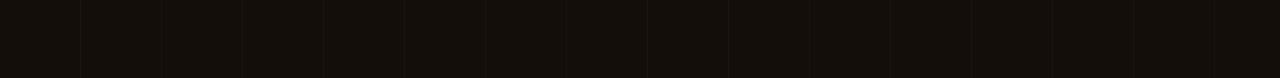
<file: docs/pilot.html>
<!DOCTYPE html>
<html lang="en">
<head>
  <meta charset="utf-8" />
  <meta name="viewport" content="width=device-width, initial-scale=1" />
  <title>Lunch Club shop pilot — Teriyaki Stop</title>
  <link rel="stylesheet" href="styles.css" />
</head>
<body>
  <div class="wrap">
    <div class="topbar">
      <div class="brand">TERIYAKI STOP<em>for the shop</em></div>
      <nav>
        <a href="index.html">Customer page</a>
        <a href="audience.html">Groups</a>
        <a href="menu.html">Boxes</a>
        <a href="scale.html">Gross</a>
      </nav>
    </div>
    <p class="kicker">Owner / franchise · 14-day Folsom test</p>
    <h1>Customers see teriyaki and convenience. You see more meals on the grill you already run.</h1>
    <p class="lede">
      Customers see teriyaki and convenience. You see more meals on the grill you already run. They will not switch from “I’ll just call” unless Lunch Club is clearly cheaper than apps and easier than being the person who organizes lunch.
    </p>

    <h2>Why they pick the subscription instead of calling</h2>
    <table>
      <thead>
        <tr>
          <th></th>
          <th>They call 12 plates</th>
          <th>They use Lunch Club</th>
        </tr>
      </thead>
      <tbody>
        <tr>
          <td>Price for 12 chicken</td>
          <td>~$156 on the board</td>
          <td>$150 pack — close on money, which is why we do not pretend it is half off dine-in</td>
        </tr>
        <tr>
          <td>Vs DoorDash / Uber Eats</td>
          <td>If the team orders themselves they spend ~$230–$275</td>
          <td>They save ~$80–$125 that lunch, $320–$500/month weekly. That is the money story.</td>
        </tr>
        <tr>
          <td>Work for the buyer</td>
          <td>They are still the coordinator: poll, call, pickup, wrong bags</td>
          <td>One text, labeled lids, same Tuesday. This is what they are actually buying.</td>
        </tr>
        <tr>
          <td>Work for the shop</td>
          <td>12-ticket slam at 11:50, unlabeled, sushi questions</td>
          <td>24-hour batch. Four SKUs. You already know the mix. Faster, hotter, more meals.</td>
        </tr>
        <tr>
          <td>Why they come back</td>
          <td>Have to remember to call</td>
          <td>Subscription is default. Pause if they are out. First drop 10% off so they feel the labeled stack once.</td>
        </tr>
      </tbody>
    </table>
    <h2>Community membership: $10 a plate, prepaid</h2>
    <table>
      <thead>
        <tr>
          <th>Plan</th>
          <th>Meals</th>
          <th>They pay</th>
          <th>Walk-in chicken</th>
        </tr>
      </thead>
      <tbody>
        <tr>
          <td>Weekly member</td>
          <td>7 plates · $10 each</td>
          <td>$70 / week</td>
          <td>7 × $12.99 = $91. They save $21 a week.</td>
        </tr>
        <tr>
          <td>Monthly member</td>
          <td>30 plates · $10 each</td>
          <td>$300 / month</td>
          <td>30 × $12.99 = $390. They save $90. That is $70 × 4 plus two meals.</td>
        </tr>
      </tbody>
    </table>
    <p class="muted">$70 is never one plate. It is seven member meals paid in advance. Food cost must hold at ~$3.50–$4 on the $10 plate (same as a $13 ticket). Offices still use 10/20/50. Neighbors use $70 / $300.</p>

    <div class="grid-2">
      <div class="card">
        <h3>Approve this week</h3>
        <ul>
          <li>Six boxed SKUs on a separate Lunch Club ticket</li>
          <li>Pack-test 12 labeled boxes in 25 minutes</li>
          <li>Uber Boxed Catering on; sushi stays dine-in</li>
          <li>Cap 40 boxes until timed</li>
        </ul>
      </div>
      <div class="card">
        <h3>Pass / fail</h3>
        <p><strong>Pass:</strong> 3 paid drops of 10+ and 2 full-price week-2 reorders.</p>
        <p><strong>Stop:</strong> Walk-in line dies during pack, or nobody pays after 20 conversations.</p>
      </div>
    </div>
    <p>
      <a class="cta" href="index.html">See what customers see</a>
      <a class="cta ghost" href="scale.html">Meal &amp; gross calculator</a>
    </p>
    <p class="note">Customer takeout photos are your plates. Boxed photos are the Lunch Club look we match on day 1 of the pack test.</p>
  </div>
</body>
</html>
</file>
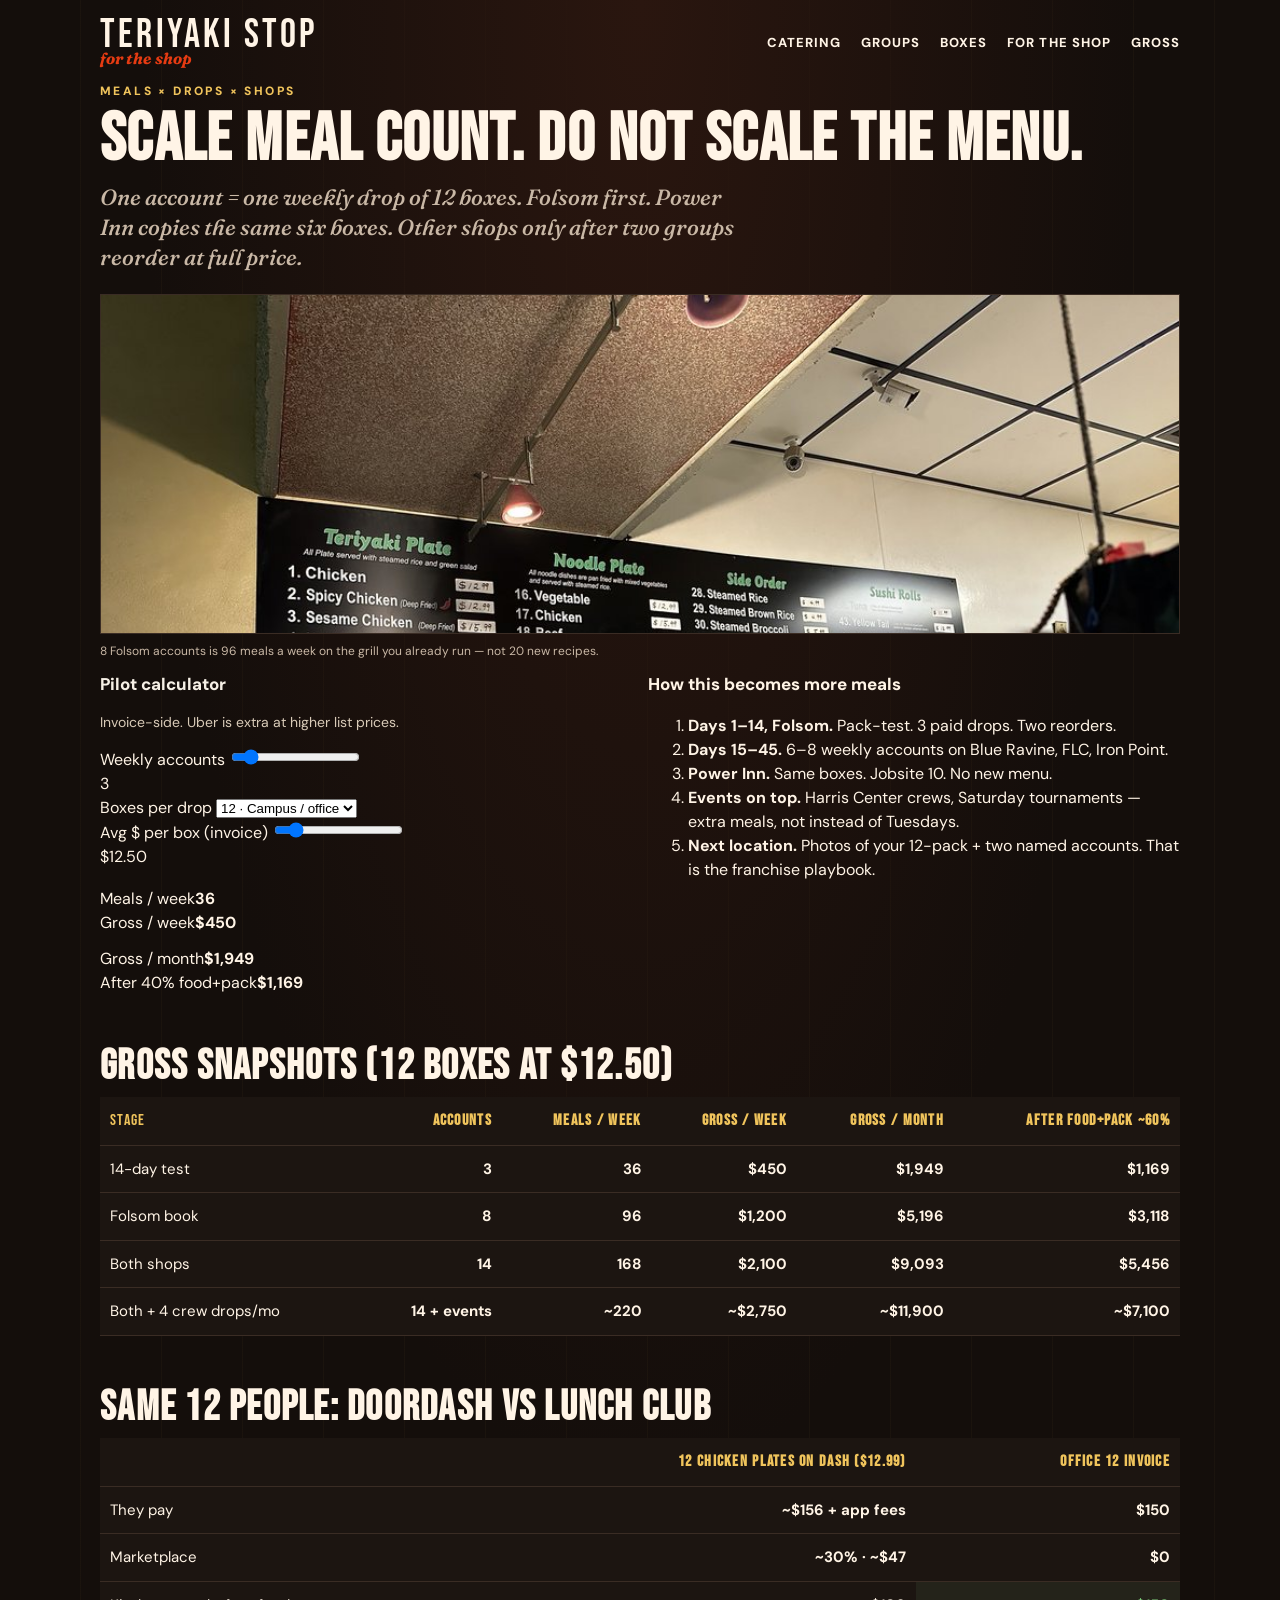
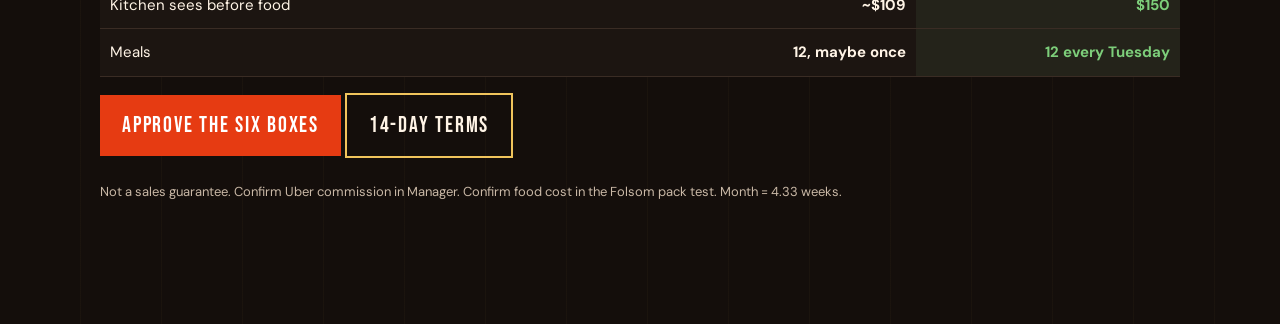
<file: docs/scale.html>
<!DOCTYPE html>
<html lang="en">
<head>
  <meta charset="utf-8" />
  <meta name="viewport" content="width=device-width, initial-scale=1" />
  <title>Gross &amp; scale — Teriyaki Stop Lunch Club</title>
  <link rel="stylesheet" href="styles.css" />
</head>
<body>
  <div class="wrap">
    <div class="topbar">
      <div class="brand">TERIYAKI STOP<em>for the shop</em></div>
      <nav>
        <a href="index.html">Catering</a>
        <a href="audience.html">Groups</a>
        <a href="menu.html">Boxes</a>
        <a href="pilot.html">For the shop</a>
        <a href="scale.html">Gross</a>
      </nav>
    </div>

    <p class="kicker">Meals × drops × shops</p>
    <h1>Scale meal count. Do not scale the menu.</h1>
    <p class="lede">
      One account = one weekly drop of 12 boxes. Folsom first. Power Inn copies the same six boxes. Other shops only after two groups reorder at full price.
    </p>
    <img src="images/menu-board.jpg" alt="Teriyaki Stop Folsom menu board" style="width:100%;height:340px;object-fit:cover;object-position:center top;border:1px solid var(--line);margin-bottom:8px" />
    <p class="caption">8 Folsom accounts is 96 meals a week on the grill you already run — not 20 new recipes.</p>

    <div class="grid-2">
      <div class="calc" id="calc">
        <h3 style="color:#f6f0e6">Pilot calculator</h3>
        <p class="muted" style="color:#d9cbb8">Invoice-side. Uber is extra at higher list prices.</p>
        <div class="row">
          <div>
            <label for="accounts">Weekly accounts</label>
            <input id="accounts" type="range" min="1" max="20" value="3" />
            <div id="accountsLabel">3</div>
          </div>
          <div>
            <label for="boxes">Boxes per drop</label>
            <select id="boxes">
              <option value="10">10 · Office</option>
              <option value="12" selected>12 · Campus / office</option>
              <option value="24">24 · Floor</option>
            </select>
          </div>
        </div>
        <label for="price">Avg $ per box (invoice)</label>
        <input id="price" type="range" min="12" max="16" step="0.5" value="12.5" />
        <div id="priceLabel">$12.50</div>
        <div class="row" style="margin-top:18px">
          <div class="out"><span>Meals / week</span><b id="meals">36</b></div>
          <div class="out"><span>Gross / week</span><b id="week">$450</b></div>
        </div>
        <div class="row" style="margin-top:12px">
          <div class="out"><span>Gross / month</span><b id="month">$1,949</b></div>
          <div class="out"><span>After 40% food+pack</span><b id="net">$1,169</b></div>
        </div>
      </div>
      <div>
        <h3>How this becomes more meals</h3>
        <ol>
          <li><strong>Days 1–14, Folsom.</strong> Pack-test. 3 paid drops. Two reorders.</li>
          <li><strong>Days 15–45.</strong> 6–8 weekly accounts on Blue Ravine, FLC, Iron Point.</li>
          <li><strong>Power Inn.</strong> Same boxes. Jobsite 10. No new menu.</li>
          <li><strong>Events on top.</strong> Harris Center crews, Saturday tournaments — extra meals, not instead of Tuesdays.</li>
          <li><strong>Next location.</strong> Photos of your 12-pack + two named accounts. That is the franchise playbook.</li>
        </ol>
      </div>
    </div>

    <h2>Gross snapshots (12 boxes at $12.50)</h2>
    <table>
      <thead>
        <tr>
          <th>Stage</th>
          <th class="num">Accounts</th>
          <th class="num">Meals / week</th>
          <th class="num">Gross / week</th>
          <th class="num">Gross / month</th>
          <th class="num">After food+pack ~60%</th>
        </tr>
      </thead>
      <tbody>
        <tr>
          <td>14-day test</td>
          <td class="num">3</td>
          <td class="num">36</td>
          <td class="num">$450</td>
          <td class="num">$1,949</td>
          <td class="num">$1,169</td>
        </tr>
        <tr>
          <td>Folsom book</td>
          <td class="num">8</td>
          <td class="num">96</td>
          <td class="num">$1,200</td>
          <td class="num">$5,196</td>
          <td class="num">$3,118</td>
        </tr>
        <tr>
          <td>Both shops</td>
          <td class="num">14</td>
          <td class="num">168</td>
          <td class="num">$2,100</td>
          <td class="num">$9,093</td>
          <td class="num">$5,456</td>
        </tr>
        <tr>
          <td>Both + 4 crew drops/mo</td>
          <td class="num">14 + events</td>
          <td class="num">~220</td>
          <td class="num">~$2,750</td>
          <td class="num">~$11,900</td>
          <td class="num">~$7,100</td>
        </tr>
      </tbody>
    </table>

    <h2>Same 12 people: DoorDash vs Lunch Club</h2>
    <table>
      <thead>
        <tr>
          <th></th>
          <th class="num">12 chicken plates on Dash ($12.99)</th>
          <th class="num">Office 12 invoice</th>
        </tr>
      </thead>
      <tbody>
        <tr>
          <td>They pay</td>
          <td class="num">~$156 + app fees</td>
          <td class="num">$150</td>
        </tr>
        <tr>
          <td>Marketplace</td>
          <td class="num">~30% · ~$47</td>
          <td class="num">$0</td>
        </tr>
        <tr>
          <td>Kitchen sees before food</td>
          <td class="num">~$109</td>
          <td class="num good">$150</td>
        </tr>
        <tr>
          <td>Meals</td>
          <td class="num">12, maybe once</td>
          <td class="num good">12 every Tuesday</td>
        </tr>
      </tbody>
    </table>

    <p>
      <a class="cta" href="menu.html">Approve the six boxes</a>
      <a class="cta ghost" href="index.html">14-day terms</a>
    </p>
    <p class="note">Not a sales guarantee. Confirm Uber commission in Manager. Confirm food cost in the Folsom pack test. Month = 4.33 weeks.</p>
  </div>
  <script>
    function money(n) {
      return n.toLocaleString("en-US", { style: "currency", currency: "USD", maximumFractionDigits: 0 });
    }
    function render() {
      var accounts = Number(document.getElementById("accounts").value);
      var boxes = Number(document.getElementById("boxes").value);
      var price = Number(document.getElementById("price").value);
      var meals = accounts * boxes;
      var week = meals * price;
      var month = week * 4.33;
      document.getElementById("accountsLabel").textContent = accounts;
      document.getElementById("priceLabel").textContent = "$" + price.toFixed(2);
      document.getElementById("meals").textContent = String(meals);
      document.getElementById("week").textContent = money(week);
      document.getElementById("month").textContent = money(month);
      document.getElementById("net").textContent = money(month * 0.6);
    }
    ["accounts", "boxes", "price"].forEach(function (id) {
      document.getElementById(id).addEventListener("input", render);
      document.getElementById(id).addEventListener("change", render);
    });
    render();
  </script>
</body>
</html>
</file>
<file: docs/styles.css>
@import url("https://fonts.googleapis.com/css2?family=Bebas+Neue&family=Fraunces:ital,opsz,wght@0,9..144,600;1,9..144,500;1,9..144,700&family=DM+Sans:ital,wght@0,400;0,600;0,800;1,400&display=swap");

:root {
  --ink: #100c0a;
  --ink-soft: #c9b8a6;
  --paper: #140e0b;
  --cream: #fff4e6;
  --card: #1c1511;
  --line: #3a2c24;
  --glaze: #e63b12;
  --glaze-dark: #c42e0c;
  --gold: #f0c45c;
  --good: #7dce7a;
}

* { box-sizing: border-box; }
html, body { margin: 0; }
body {
  font-family: "DM Sans", sans-serif;
  color: var(--cream);
  background: var(--paper);
  line-height: 1.5;
  background-image:
    radial-gradient(ellipse at top, #2a160f 0%, transparent 55%),
    repeating-linear-gradient(90deg, transparent, transparent 80px, rgba(240, 196, 92, 0.03) 80px, rgba(240, 196, 92, 0.03) 81px);
}
img { max-width: 100%; display: block; }
a { color: var(--gold); }

.wrap { max-width: 1120px; margin: 0 auto; padding: 18px 20px 110px; }

.marquee {
  overflow: hidden;
  border-top: 1px solid var(--glaze);
  border-bottom: 1px solid var(--glaze);
  background: var(--glaze);
  color: #fff;
  font-family: "Bebas Neue", sans-serif;
  letter-spacing: 0.14em;
  font-size: 15px;
  padding: 8px 0;
  margin: 0 -20px 18px;
}
.marquee p {
  margin: 0;
  white-space: nowrap;
  animation: slide 22s linear infinite;
}
@keyframes slide {
  from { transform: translateX(0); }
  to { transform: translateX(-50%); }
}

.topbar {
  display: flex;
  justify-content: space-between;
  align-items: center;
  gap: 16px;
  padding-bottom: 16px;
}
.brand {
  font-family: "Bebas Neue", sans-serif;
  font-size: 40px;
  letter-spacing: 0.08em;
  line-height: 0.85;
}
.brand em {
  font-family: "Fraunces", serif;
  font-style: italic;
  font-weight: 700;
  font-size: 16px;
  color: var(--glaze);
  letter-spacing: 0;
  display: block;
}
.wordmark {
  font-family: "Bebas Neue", sans-serif;
  font-size: clamp(84px, 18vw, 180px);
  line-height: 0.76;
  letter-spacing: 0.02em;
  text-align: center;
  margin: 6px 0 22px;
}
.wordmark .i-love {
  display: block;
  font-family: "Fraunces", serif;
  font-style: italic;
  font-weight: 700;
  font-size: 0.34em;
  color: var(--glaze);
  letter-spacing: 0;
  line-height: 1;
  margin-bottom: 0.08em;
}
nav a {
  margin-left: 16px;
  text-decoration: none;
  font-size: 13px;
  font-weight: 800;
  text-transform: uppercase;
  letter-spacing: 0.08em;
  color: var(--cream);
}

.kicker {
  color: var(--gold);
  font-size: 12px;
  font-weight: 800;
  letter-spacing: 0.2em;
  text-transform: uppercase;
  margin: 0 0 10px;
}
h1 {
  font-family: "Bebas Neue", sans-serif;
  font-size: 68px;
  line-height: 0.88;
  margin: 0 0 14px;
  letter-spacing: 0.02em;
}
h1 .love {
  font-family: "Fraunces", serif;
  font-style: italic;
  font-weight: 700;
  font-size: 0.42em;
  letter-spacing: 0;
  color: var(--glaze);
  display: block;
  margin-top: 6px;
}
h2 {
  font-family: "Bebas Neue", sans-serif;
  font-size: 42px;
  letter-spacing: 0.03em;
  margin: 52px 0 10px;
  line-height: 0.95;
}
h3 { font-size: 17px; margin: 0 0 8px; font-weight: 800; }
.lede {
  font-family: "Fraunces", serif;
  font-size: 22px;
  font-weight: 500;
  font-style: italic;
  color: var(--ink-soft);
  max-width: 640px;
  margin: 0 0 22px;
  line-height: 1.35;
}

.hero {
  display: grid;
  grid-template-columns: 1.05fr 0.95fr;
  gap: 28px;
  align-items: center;
  padding: 8px 0 20px;
}
.hero-pic { position: relative; }
.hero img {
  width: 100%;
  height: 500px;
  object-fit: cover;
  border: 3px solid var(--gold);
}
.stamp-float {
  position: absolute;
  top: -12px;
  right: -8px;
  width: 108px;
  height: 108px;
  border: 4px solid var(--glaze);
  border-radius: 50%;
  background: var(--cream);
  color: var(--glaze);
  font-family: "Bebas Neue", sans-serif;
  font-size: 28px;
  line-height: 1;
  display: flex;
  flex-direction: column;
  align-items: center;
  justify-content: center;
  transform: rotate(12deg);
}
.stamp-float small { font-size: 12px; letter-spacing: 0.12em; }
.caption { font-size: 12px; color: var(--ink-soft); margin-top: 8px; }

.actions { display: flex; flex-wrap: wrap; gap: 10px; align-items: center; }
.cta {
  display: inline-block;
  background: var(--glaze);
  color: #fff;
  text-decoration: none;
  padding: 14px 22px;
  font-family: "Bebas Neue", sans-serif;
  font-size: 22px;
  letter-spacing: 0.08em;
}
.cta.ghost {
  background: transparent;
  color: var(--cream);
  border: 2px solid var(--gold);
}

.pills { display: flex; flex-wrap: wrap; gap: 8px; margin: 18px 0 0; }
.pill {
  border: 1px dashed var(--gold);
  background: transparent;
  padding: 6px 11px;
  font-size: 12px;
  font-weight: 800;
  text-transform: uppercase;
  letter-spacing: 0.06em;
  color: var(--gold);
}

.stats { display: grid; grid-template-columns: repeat(4, 1fr); gap: 10px; margin: 18px 0; }
.stat {
  background: var(--card);
  border: 1px solid var(--line);
  padding: 16px 14px;
}
.stat b {
  display: block;
  font-family: "Bebas Neue", sans-serif;
  font-size: 26px;
  letter-spacing: 0.04em;
  color: var(--gold);
}
.stat span { color: var(--ink-soft); font-size: 13px; }

.tiers { display: grid; grid-template-columns: repeat(3, 1fr); gap: 16px; margin: 22px 0 8px; }
.tier {
  background: var(--cream);
  color: var(--ink);
  padding: 22px 18px 20px;
  display: flex;
  flex-direction: column;
  gap: 6px;
  position: relative;
  border: 2px dashed #c4a574;
}
.tier:before, .tier:after {
  content: "";
  position: absolute;
  width: 22px;
  height: 22px;
  background: var(--paper);
  border-radius: 50%;
  top: 50%;
  margin-top: -11px;
}
.tier:before { left: -12px; }
.tier:after { right: -12px; }
.tier.best {
  background: var(--glaze);
  color: #fff;
  border-color: #fff;
  transform: scale(1.04);
}
.tier.best .off, .tier.best .each { color: #ffd7c8; }
.tier.best .strike { color: rgba(255,255,255,0.7); }
.tier .off {
  font-family: "Bebas Neue", sans-serif;
  font-size: 18px;
  letter-spacing: 0.16em;
  color: var(--glaze);
}
.tier h3 {
  font-family: "Bebas Neue", sans-serif;
  font-size: 40px;
  margin: 0;
  letter-spacing: 0.04em;
}
.tier .each { font-size: 15px; color: #6a5344; }
.tier .total {
  font-family: "Bebas Neue", sans-serif;
  font-size: 32px;
  margin-top: 10px;
  letter-spacing: 0.03em;
}
.strike { text-decoration: line-through; color: #8a7364; font-weight: 600; font-size: 16px; }

.why .card { min-height: 150px; }
.grid-2 { display: grid; grid-template-columns: 1fr 1fr; gap: 16px; }
.grid-3 { display: grid; grid-template-columns: repeat(3, 1fr); gap: 14px; }
.card {
  background: var(--card);
  border: 1px solid var(--line);
  padding: 18px;
}
.photo-card { padding: 0; overflow: hidden; }
.photo-card img { width: 100%; height: 230px; object-fit: cover; }
.photo-card .pad { padding: 14px 16px 16px; }
.photo-card h3 {
  font-family: "Bebas Neue", sans-serif;
  font-size: 28px;
  letter-spacing: 0.04em;
}

.fullbleed {
  width: 100%;
  height: 400px;
  object-fit: cover;
  margin: 12px 0;
  border: 3px solid var(--gold);
}

table { width: 100%; border-collapse: collapse; font-size: 15px; background: var(--card); }
th, td { text-align: left; padding: 12px 10px; border-bottom: 1px solid var(--line); vertical-align: top; }
th {
  font-family: "Bebas Neue", sans-serif;
  font-size: 16px;
  letter-spacing: 0.08em;
  color: var(--gold);
  font-weight: 400;
}
.num { text-align: right; white-space: nowrap; font-weight: 700; }
.good { color: var(--good); font-weight: 700; }
td.good { background: rgba(125, 206, 122, 0.08); }
.muted { color: var(--ink-soft); font-size: 14px; }
.price { font-weight: 800; font-size: 18px; color: var(--gold); }
.tag {
  font-size: 11px;
  letter-spacing: 0.12em;
  text-transform: uppercase;
  color: var(--glaze);
  font-weight: 800;
}

.menu-grid { display: grid; grid-template-columns: 1fr 1fr; gap: 16px; }
.orderbox {
  background: var(--cream);
  color: var(--ink);
  padding: 32px;
  margin-top: 40px;
  border: 3px dashed var(--glaze);
}
.orderbox h2 { margin-top: 0; color: var(--ink); }
.orderbox a { color: var(--glaze-dark); }
.orderbox .cta { background: var(--glaze); color: #fff; }
.orderbox .lede { color: #6a5344; }

.sticky {
  position: sticky;
  bottom: 0;
  background: var(--glaze);
  color: #fff;
  padding: 12px 20px;
  display: flex;
  justify-content: space-between;
  align-items: center;
  gap: 12px;
  z-index: 5;
  font-family: "Bebas Neue", sans-serif;
  letter-spacing: 0.08em;
  font-size: 20px;
}
.sticky a {
  color: var(--ink);
  font-weight: 400;
  text-decoration: none;
  background: var(--gold);
  padding: 10px 16px;
  font-size: 20px;
}
.sticky span { font-size: 18px; }

.note { font-size: 13px; color: var(--ink-soft); margin-top: 24px; }

.form-grid {
  display: grid;
  grid-template-columns: 1fr 1fr;
  gap: 14px 16px;
}
.form-grid .span-2 { grid-column: 1 / -1; }
.form-grid label {
  display: flex;
  flex-direction: column;
  gap: 6px;
  font-size: 12px;
  font-weight: 800;
  letter-spacing: 0.08em;
  text-transform: uppercase;
  color: #6a5344;
}
.form-grid input,
.form-grid select {
  font-family: "DM Sans", sans-serif;
  font-size: 16px;
  font-weight: 600;
  letter-spacing: 0;
  text-transform: none;
  color: var(--ink);
  background: #fff;
  border: 2px solid #c4a574;
  padding: 10px 12px;
}
.form-grid input:focus,
.form-grid select:focus {
  outline: 2px solid var(--glaze);
  border-color: var(--glaze);
}
button.cta {
  border: 0;
  cursor: pointer;
  font-family: "Bebas Neue", sans-serif;
}
.capture-result {
  margin-top: 22px;
  padding-top: 18px;
  border-top: 2px dashed var(--glaze);
}
.capture-result pre {
  white-space: pre-wrap;
  background: var(--ink);
  color: var(--cream);
  padding: 14px 16px;
  font-size: 15px;
  line-height: 1.45;
  margin: 10px 0 16px;
}
.photo-card .cta { display: inline-block; font-size: 18px; padding: 10px 14px; }

@media (max-width: 800px) {
  h1 { font-size: 44px; }
  .brand { font-size: 32px; }
  .wordmark { font-size: clamp(64px, 22vw, 120px); margin: 4px 0 16px; }
  h2 { font-size: 32px; }
  .hero, .stats, .why, .grid-2, .grid-3, .menu-grid, .tiers, .form-grid { grid-template-columns: 1fr; }
  .form-grid .span-2 { grid-column: auto; }
  .hero img, .fullbleed { height: 260px; }
  .tier.best { transform: none; }
  .tier:before, .tier:after { display: none; }
  nav { display: flex; flex-wrap: wrap; gap: 10px; }
  nav a { margin-left: 0; }
  .sticky { flex-direction: column; align-items: stretch; text-align: center; }
  .stamp-float { width: 84px; height: 84px; font-size: 22px; }
}
</file>
